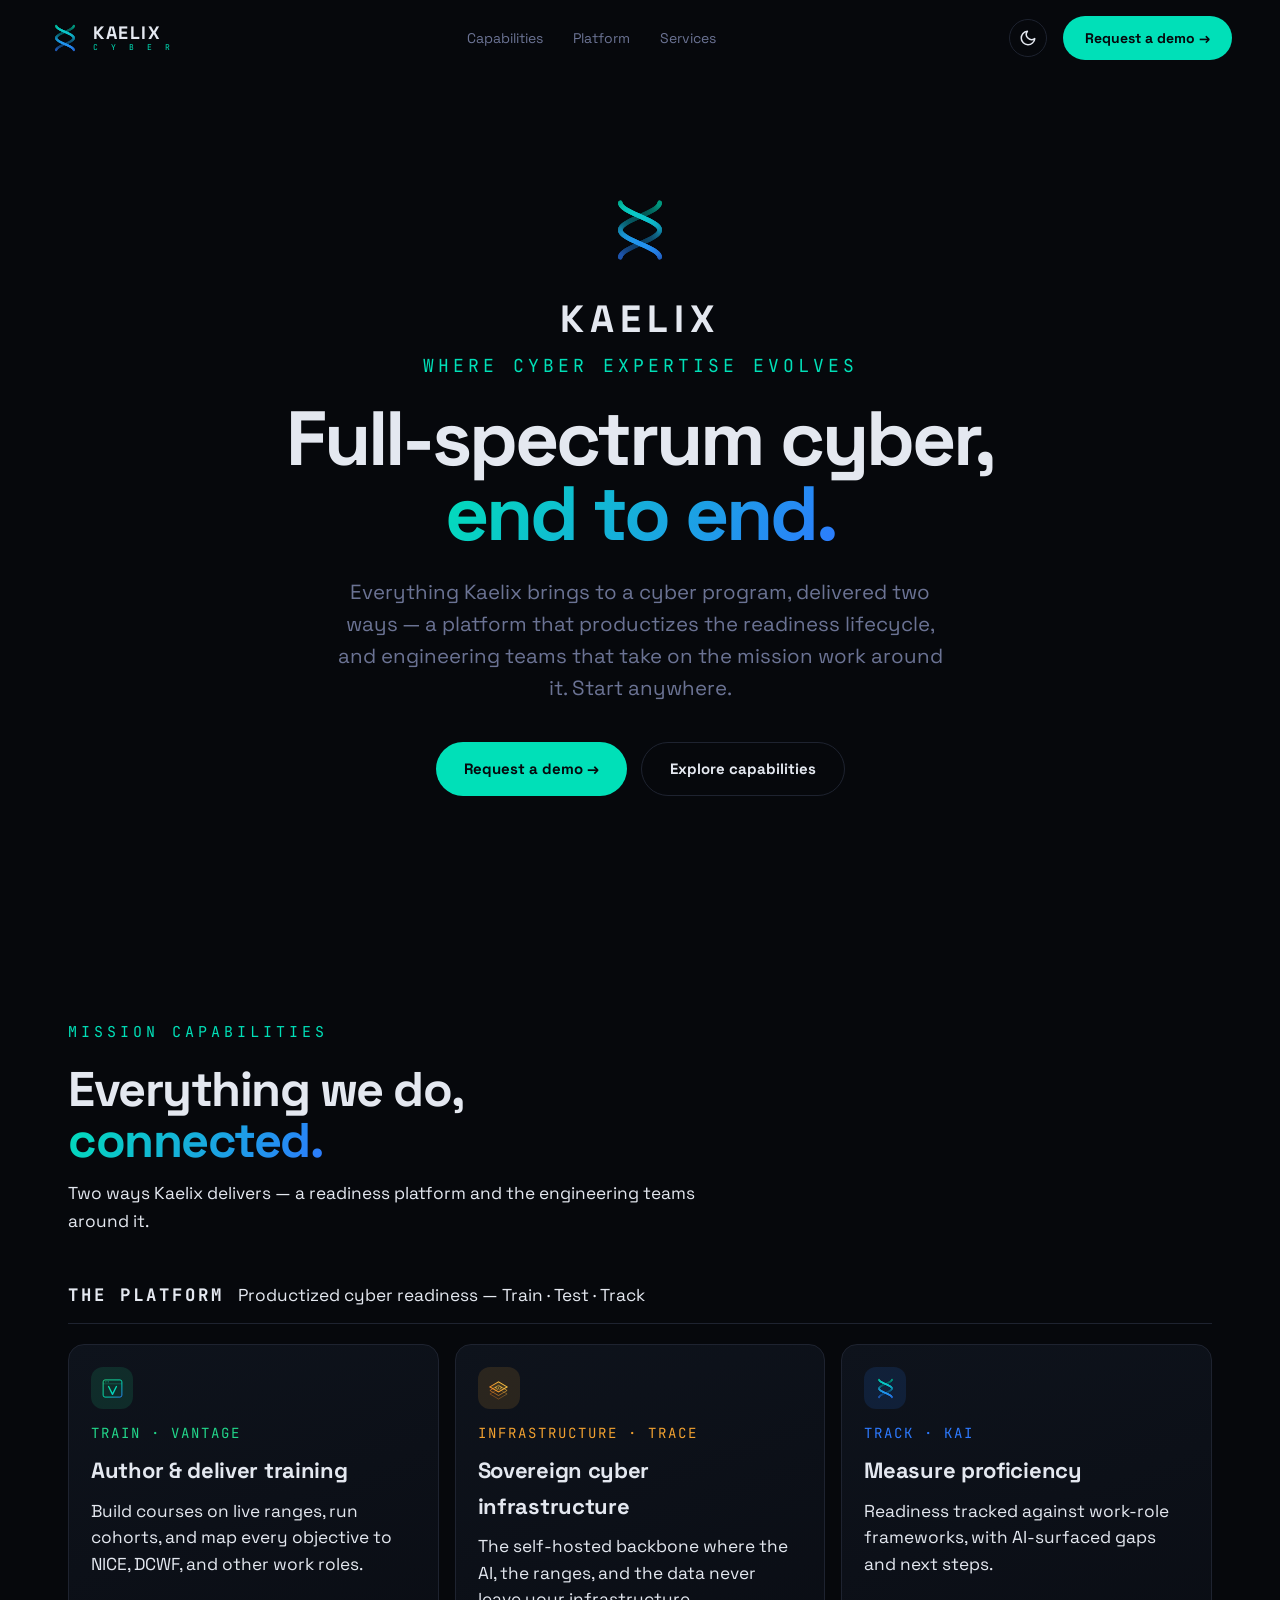
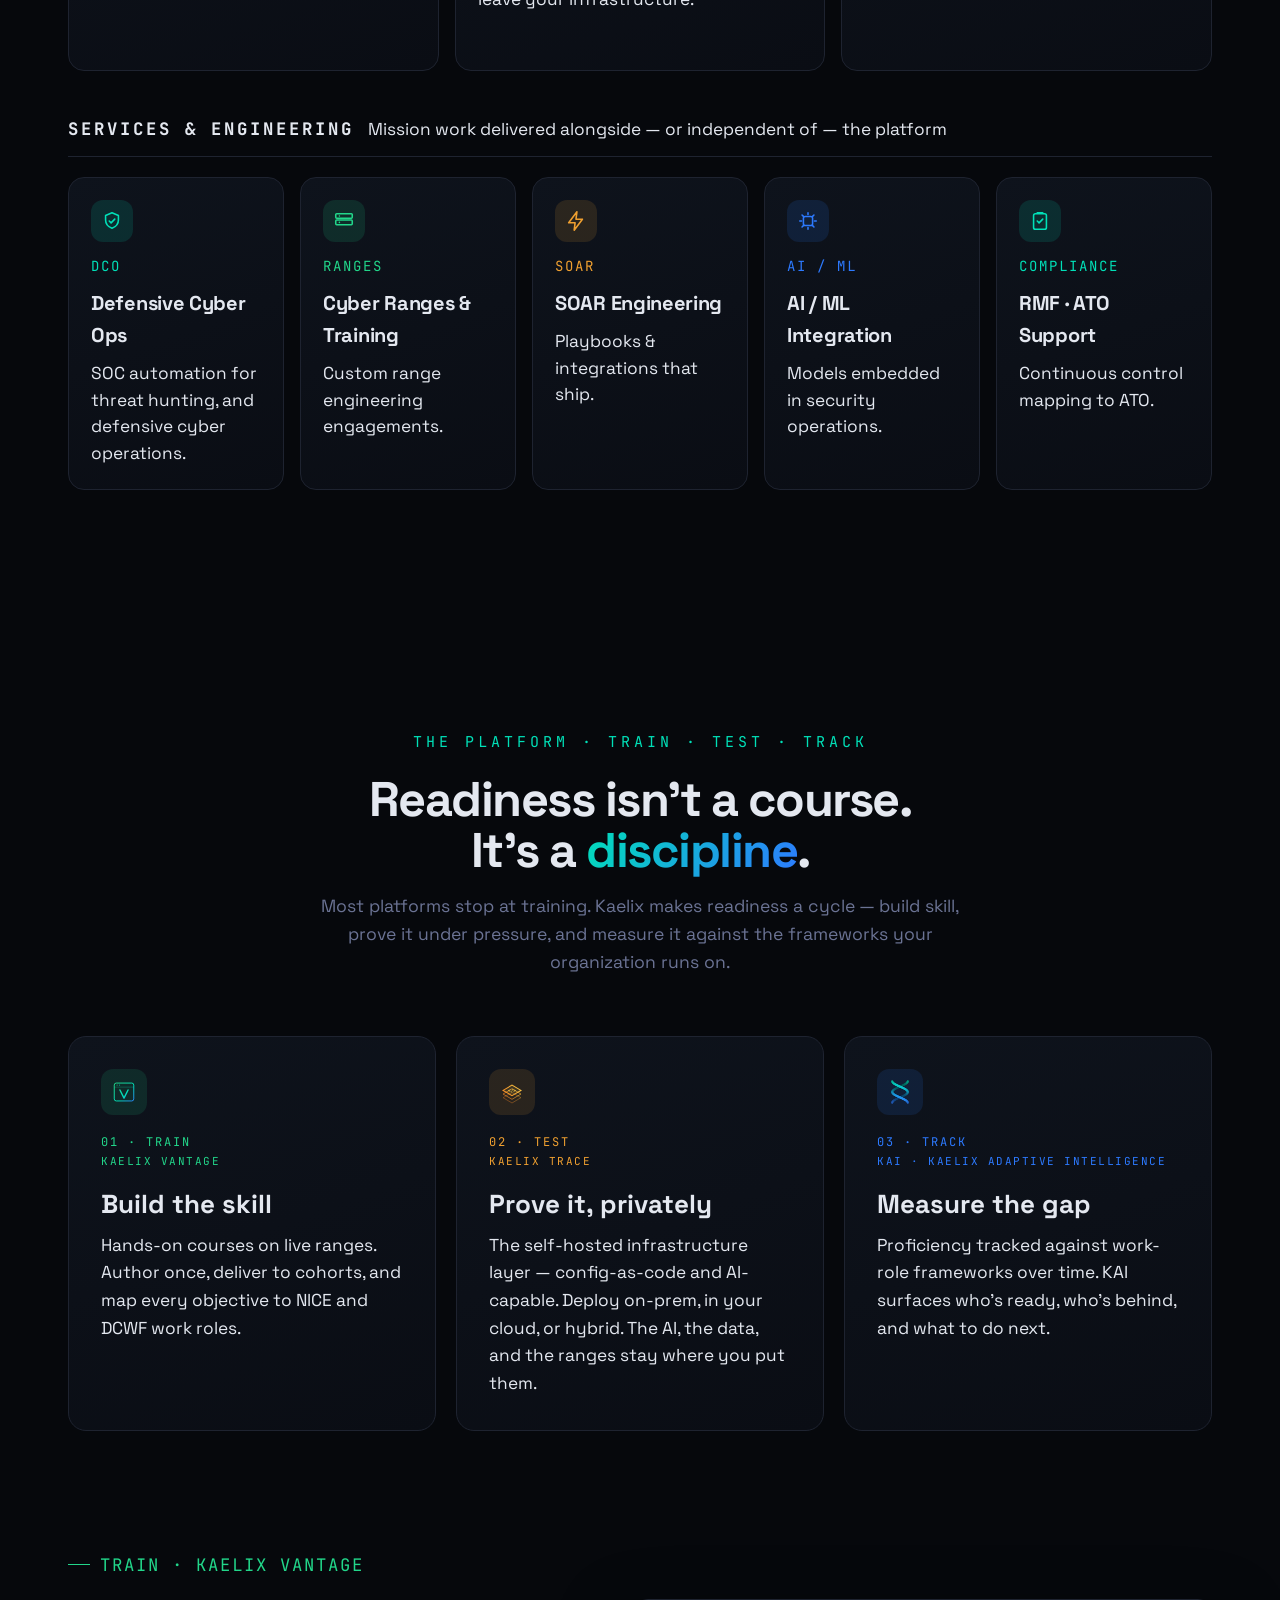
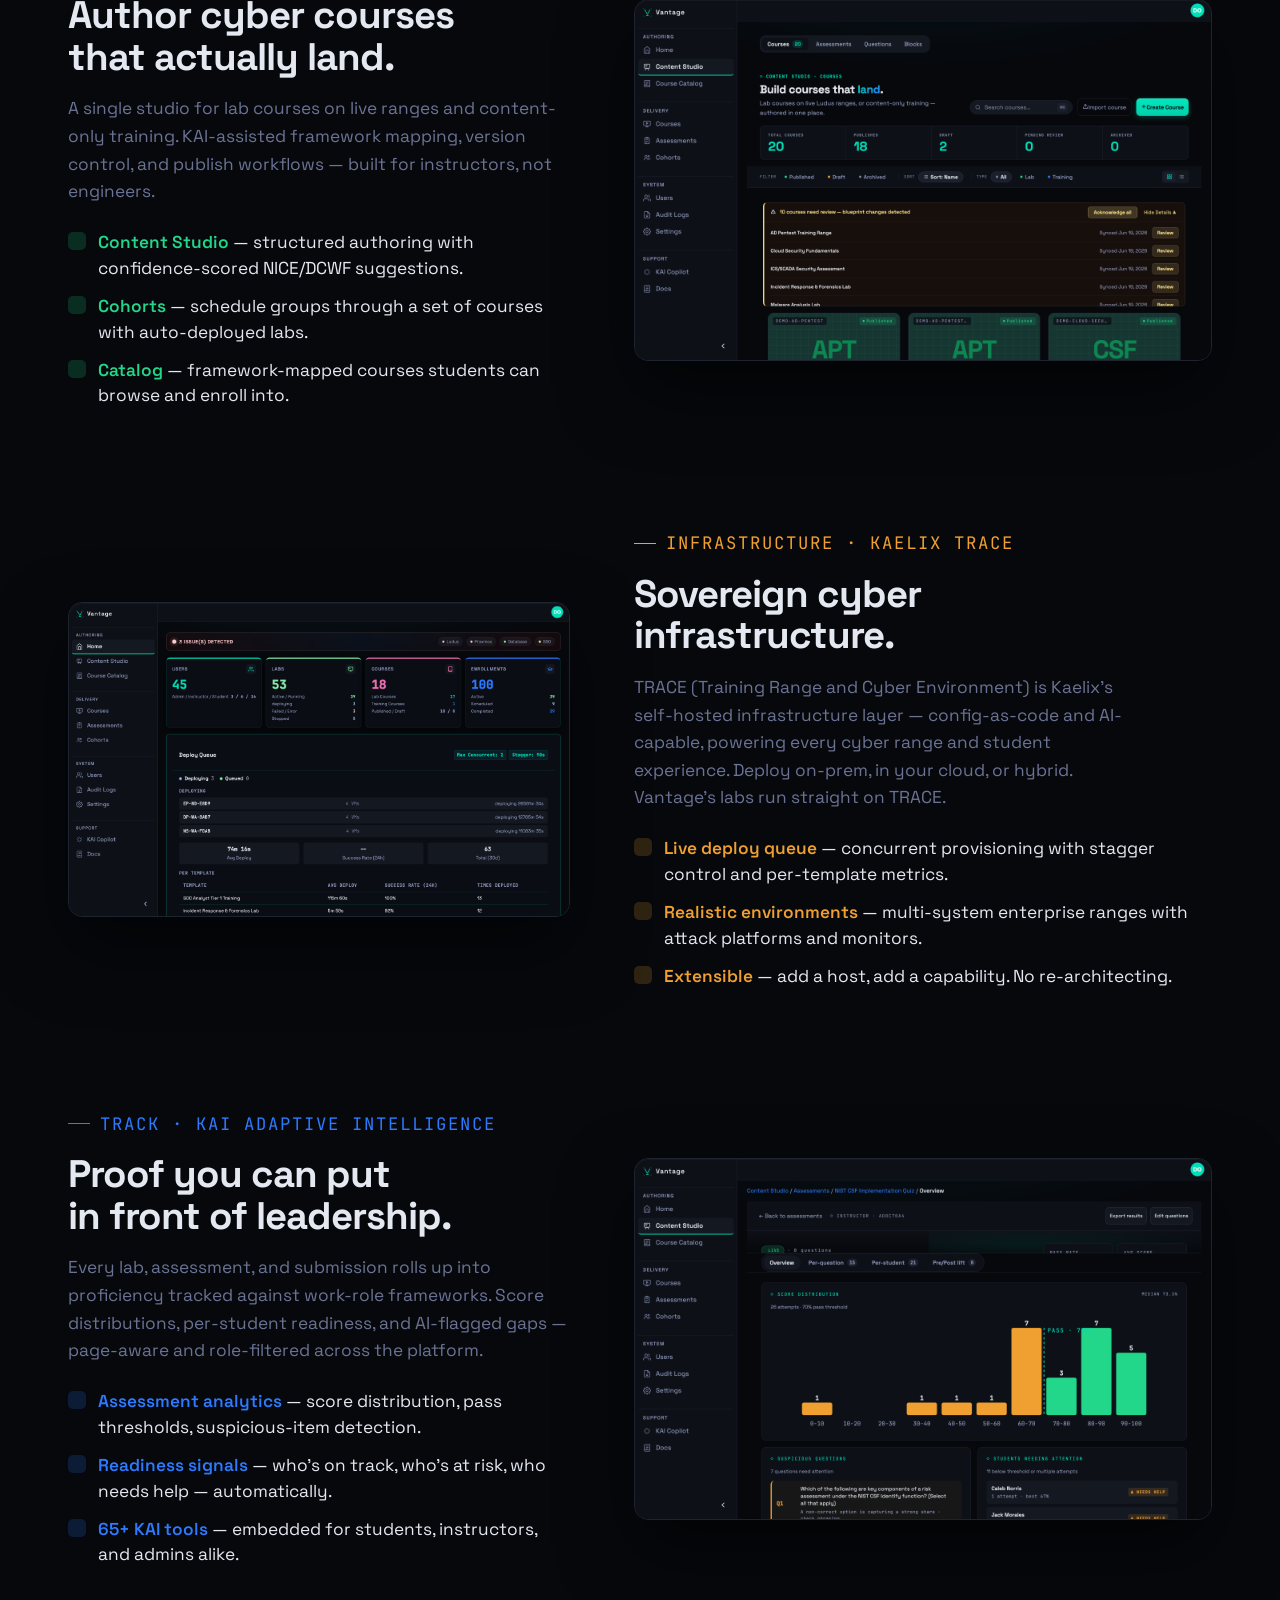
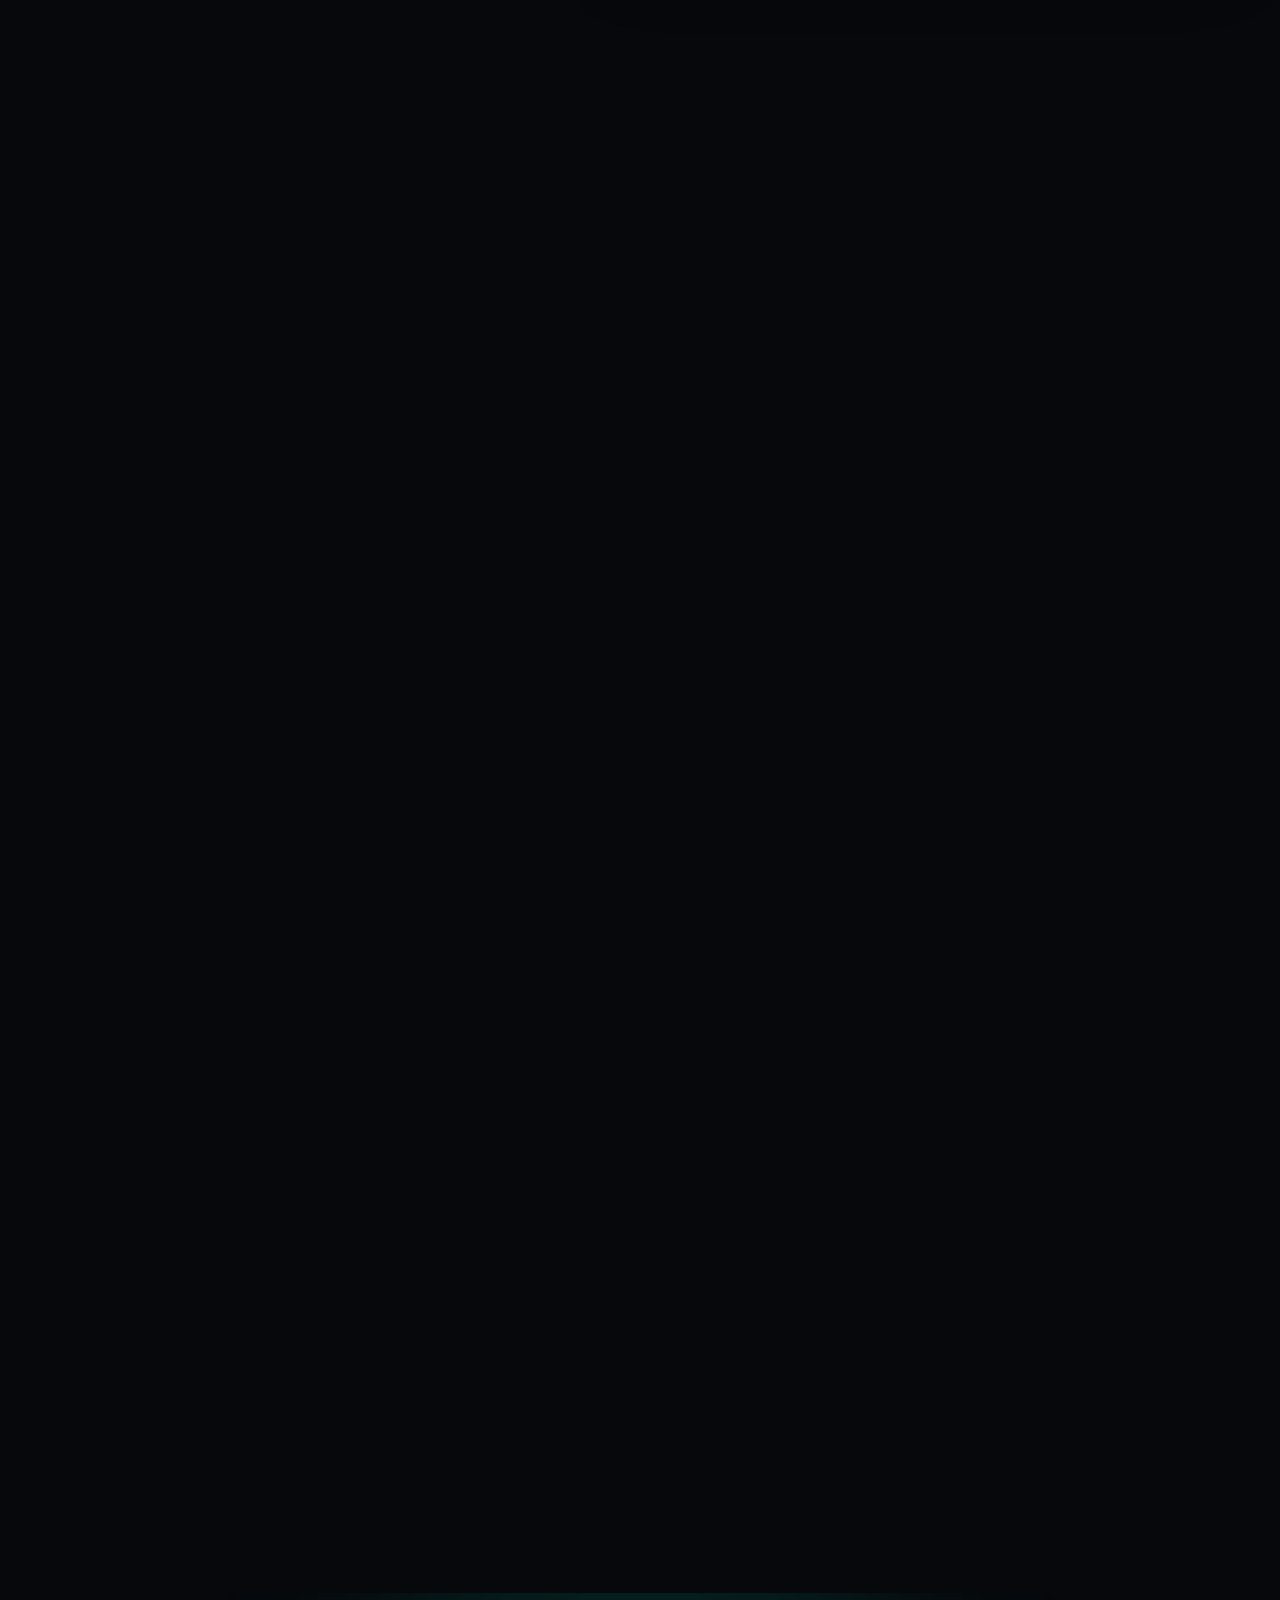
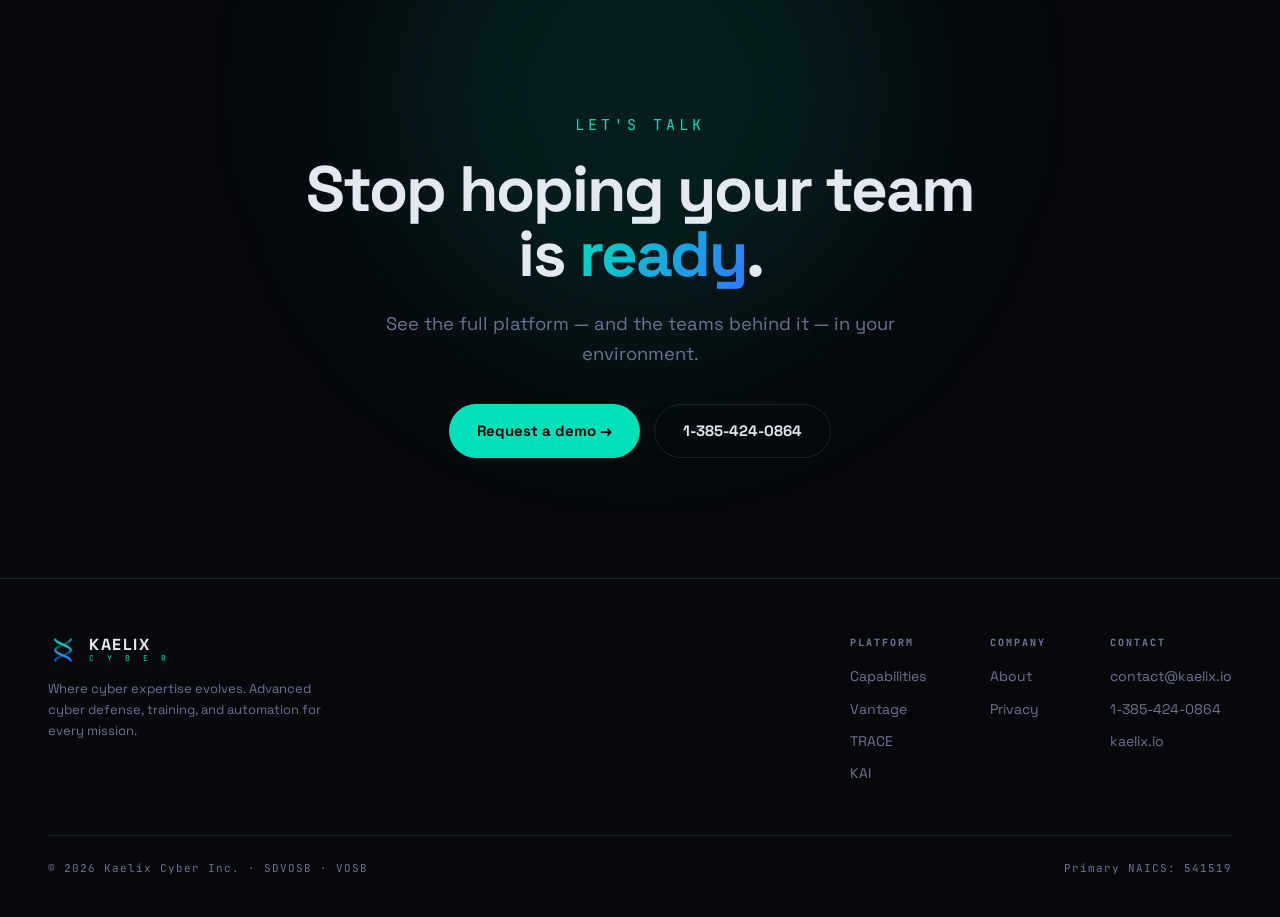
<file: index.html>
<!DOCTYPE html>
<html lang="en">
<head>
<meta charset="UTF-8">
<meta name="viewport" content="width=device-width, initial-scale=1.0">
<title>Kaelix Cyber — Train. Test. Track.</title>
<meta name="description" content="Full-spectrum cyber, end to end. A platform that productizes the readiness lifecycle, and engineering teams that take on the mission work around it.">
<!-- Open Graph -->
<meta property="og:type" content="website">
<meta property="og:url" content="https://kaelix.io/">
<meta property="og:title" content="Kaelix Cyber — Full-Spectrum Cyber, end to end.">
<meta property="og:description" content="A platform that productizes the readiness lifecycle, and engineering teams that take on the mission work around it.">
<meta property="og:image" content="https://kaelix.io/assets/og-image.png">
<meta property="og:image:width" content="1200">
<meta property="og:image:height" content="630">
<meta property="og:image:alt" content="Kaelix Cyber — Full-spectrum cyber, end to end.">
<!-- Twitter / X -->
<meta name="twitter:card" content="summary_large_image">
<meta name="twitter:title" content="Kaelix Cyber — Train. Test. Track.">
<meta name="twitter:description" content="Full-spectrum cyber, end to end.">
<meta name="twitter:image" content="https://kaelix.io/assets/og-image.png">
<link rel="icon" type="image/svg+xml" href="assets/favicon.svg">
<link rel="stylesheet" href="colors_and_type.css">
<style>
  *{box-sizing:border-box;margin:0;padding:0;}
  html{scroll-behavior:smooth;}
  body{background:var(--kx-bg);color:var(--kx-fg-1);font-family:'Space Grotesk',sans-serif;-webkit-font-smoothing:antialiased;overflow-x:hidden;}
  a{color:inherit;text-decoration:none;}
  .mono{font-family:'JetBrains Mono',monospace;}
  .wrap{max-width:1240px;margin:0 auto;padding:0 48px;width:100%;}
  .eyebrow{font-family:'JetBrains Mono',monospace;font-size:15px;letter-spacing:4px;text-transform:uppercase;color:var(--kx-cyan);margin-bottom:20px;display:flex;align-items:center;gap:10px;}
  .eyebrow.center{justify-content:center;}
  h2.sec{font-weight:700;font-size:clamp(2rem,3.8vw,3.1rem);line-height:1.05;letter-spacing:-1.5px;}
  .grad{background:linear-gradient(120deg,#00e0b8,#2d7aff);-webkit-background-clip:text;background-clip:text;-webkit-text-fill-color:transparent;}
  .btn{font-family:'Space Grotesk',sans-serif;font-weight:700;font-size:15px;padding:14px 28px;border-radius:50px;cursor:pointer;transition:all .25s;border:none;display:inline-flex;align-items:center;gap:9px;}
  .btn.primary{background:var(--kx-cyan);color:#06080c;}
  .btn.primary:hover{transform:translateY(-3px);box-shadow:0 12px 34px rgba(0,224,184,.4);}
  .btn.ghost{background:transparent;color:var(--kx-fg-1);border:1px solid var(--kx-border);}
  .btn.ghost:hover{border-color:var(--kx-cyan);color:var(--kx-cyan);}
  @keyframes blink{50%{opacity:0;}}
  @keyframes wordIn{from{letter-spacing:18px;}to{letter-spacing:6px;}}
  .hero-word{font-family:'Space Grotesk',sans-serif;font-weight:700;font-size:38px;letter-spacing:6px;line-height:1;margin-bottom:14px;}
  .hero-word span{font-family:'JetBrains Mono',monospace;font-weight:500;font-size:.42em;letter-spacing:7px;color:var(--kx-cyan);}
  @media (prefers-reduced-motion: no-preference){ .hero-word{animation:wordIn 1s ease 2.4s both;} }
  #helixLogo{position:absolute;left:50%;top:230px;width:76px;height:76px;transform:translate(-50%,-50%) scale(.7);opacity:0;z-index:3;pointer-events:none;transition:opacity .7s ease,transform .7s cubic-bezier(.2,.7,.3,1);}
  .reveal{opacity:1;transform:none;}
  @media (prefers-reduced-motion: no-preference){
    .reveal{opacity:0;transform:translateY(34px);transition:opacity .8s cubic-bezier(.2,.7,.3,1),transform .8s cubic-bezier(.2,.7,.3,1);}
    .reveal.in{opacity:1;transform:none;}
  }
  .glow{position:absolute;border-radius:50%;filter:blur(90px);pointer-events:none;}

  /* HEADER */
  header{position:fixed;top:0;left:0;right:0;z-index:200;transition:background .3s,border-color .3s;border-bottom:1px solid transparent;}
  header.solid{background:rgba(6,8,12,.82);backdrop-filter:blur(14px);border-bottom:1px solid var(--kx-border);}
  .nav{display:flex;align-items:center;justify-content:space-between;padding:16px 48px;max-width:1320px;margin:0 auto;}
  .brand{display:flex;align-items:center;gap:11px;}
  .brand img{width:34px;height:34px;}
  .brand .bt{display:flex;flex-direction:column;line-height:.92;}
  .brand .kx{font-weight:700;font-size:18px;letter-spacing:1.5px;}
  .brand .cy{font-family:'JetBrains Mono',monospace;font-size:8px;letter-spacing:4px;color:var(--kx-cyan);margin-top:2px;}
  .nav-links{display:flex;gap:30px;}
  .nav-links a{font-size:14px;color:var(--kx-fg-2);transition:color .2s;}
  .nav-links a:hover{color:var(--kx-fg-1);}
  .nav-right{display:flex;align-items:center;gap:16px;}

  /* HERO */
  .hero{min-height:100vh;position:relative;display:flex;align-items:flex-start;justify-content:center;text-align:center;overflow:hidden;}
  #helix{position:absolute;inset:0;width:100%;height:100%;z-index:0;}
  .hero .vign{position:absolute;inset:0;z-index:1;pointer-events:none;background:radial-gradient(ellipse 62% 56% at 50% 46%,transparent 28%,var(--kx-bg) 80%);}
  .hero .wrap{position:relative;z-index:2;display:flex;flex-direction:column;align-items:center;padding-top:300px;}
  .hero h1{font-weight:700;font-size:clamp(2.4rem,6vw,4.8rem);line-height:.98;letter-spacing:-3px;}
  .hero .eyebrow{font-size:18px;}
  .hero .sub{font-size:clamp(1.05rem,1.6vw,1.32rem);line-height:1.55;color:var(--kx-fg-2);margin-top:26px;max-width:48ch;}
  .hero .cta-row{display:flex;gap:14px;margin-top:38px;flex-wrap:wrap;justify-content:center;}

  /* TRUST BAR */
  .trust{border-top:1px solid var(--kx-border);border-bottom:1px solid var(--kx-border);background:rgba(13,16,23,.4);}
  .trust .row{display:flex;align-items:center;justify-content:center;gap:42px;flex-wrap:wrap;padding:22px 48px;font-family:'JetBrains Mono',monospace;font-size:11.5px;letter-spacing:2px;text-transform:uppercase;color:var(--kx-fg-2);}
  .trust .row b{color:var(--kx-fg-1);font-weight:500;}
  .trust .dot{width:6px;height:6px;border-radius:50%;background:var(--kx-green);display:inline-block;margin-right:8px;box-shadow:0 0 8px var(--kx-green);}

  section.block{padding:120px 0;position:relative;scroll-margin-top:100px;}

  /* THE CYCLE */
  .loop-head{text-align:center;max-width:680px;margin:0 auto 60px;}
  .loop-head p{color:var(--kx-fg-2);font-size:1.1rem;margin-top:16px;line-height:1.6;}
  .loop{display:grid;grid-template-columns:repeat(3,1fr);gap:20px;}
  .step{position:relative;background:linear-gradient(160deg,#0e131c,#0a0d14);border:1px solid var(--kx-border);border-radius:18px;padding:32px;transition:transform .3s,border-color .3s;}
  .step:hover{transform:translateY(-5px);}
  .step .n{font-family:'JetBrains Mono',monospace;font-size:12px;letter-spacing:2px;color:var(--accent);}
  .step h3{font-weight:700;font-size:26px;margin:14px 0 6px;}
  .step .prod{font-family:'JetBrains Mono',monospace;font-size:11px;letter-spacing:1.5px;text-transform:uppercase;color:var(--accent);margin-bottom:14px;}
  .step p{color:var(--kx-fg-1);font-size:1.08rem;line-height:1.6;font-weight:400;}
  .step .ico{width:46px;height:46px;border-radius:12px;display:flex;align-items:center;justify-content:center;background:color-mix(in srgb,var(--accent) 12%,transparent);margin-bottom:18px;}
  .step .ico img{width:26px;height:26px;}
  .s1{--accent:#22d68a;}.s2{--accent:#f0a030;}.s3{--accent:#2d7aff;}
  .step:hover{border-color:var(--accent);}

  /* PRODUCT ROWS */
  .prow{display:grid;grid-template-columns:1fr 1.15fr;gap:64px;align-items:center;}
  .prow.flip .ptext{order:2;}
  .prow + .prow{margin-top:120px;}
  .ptag{font-family:'JetBrains Mono',monospace;font-size:1.08rem;letter-spacing:2px;text-transform:uppercase;color:var(--accent);margin-bottom:16px;display:flex;align-items:center;gap:10px;}
  .ptag::before{content:"";width:22px;height:1px;background:var(--accent);}
  .ptext h3{font-weight:700;font-size:clamp(1.8rem,3vw,2.6rem);letter-spacing:-1px;line-height:1.08;}
  .ptext p{color:var(--kx-fg-2);font-size:1.08rem;line-height:1.6;margin-top:18px;max-width:46ch;}
  .feats{list-style:none;margin-top:24px;display:flex;flex-direction:column;gap:12px;}
  .feats li{display:flex;gap:12px;align-items:flex-start;font-size:1.08rem;line-height:1.5;font-weight:400;}
  .feats li::before{content:"";width:18px;height:18px;flex:none;margin-top:2px;border-radius:5px;background:color-mix(in srgb,var(--accent) 18%,transparent);}
  .feats li b{color:var(--accent);font-weight:600;}
  .shot{position:relative;border-radius:14px;overflow:hidden;border:1px solid var(--kx-border);box-shadow:0 30px 70px rgba(0,0,0,.55);background:#0a0d14;}
  .shot img{width:100%;display:block;}
  .shot::after{content:"";position:absolute;inset:0;border-radius:14px;box-shadow:inset 0 1px 0 rgba(255,255,255,.04);pointer-events:none;}
  .pv1{--accent:#22d68a;}.pv2{--accent:#f0a030;}.pv3{--accent:#2d7aff;}
  .shotglow{position:absolute;width:280px;height:280px;border-radius:50%;filter:blur(80px);opacity:.18;z-index:-1;}

  /* CAPABILITY MAP */
  .capgroup+.capgroup{margin-top:44px;}
  .capgroup-head{display:flex;align-items:baseline;gap:14px;margin-bottom:20px;padding-bottom:13px;border-bottom:1px solid var(--kx-border);flex-wrap:wrap;}
  .capgroup-head .lbl{font-family:'JetBrains Mono',monospace;font-size:1.08rem;letter-spacing:3px;text-transform:uppercase;color:var(--kx-fg-1);font-weight:600;}
  .capgroup-head .desc{font-size:1.08rem;color:var(--kx-fg-1);}
  .capgrid{display:grid;gap:16px;}
  .capgrid.p3{grid-template-columns:repeat(3,1fr);}
  .capgrid.s5{grid-template-columns:repeat(5,1fr);}
  .capcard{display:flex;flex-direction:column;gap:9px;padding:22px;border-radius:16px;border:1px solid var(--kx-border);background:linear-gradient(160deg,#0e131c,#0a0d14);transition:transform .3s,border-color .3s;color:inherit;}
  .capcard:hover{transform:translateY(-5px);border-color:var(--accent,#00e0b8);}
  .capcard .ico{width:42px;height:42px;border-radius:12px;display:flex;align-items:center;justify-content:center;background:color-mix(in srgb,var(--accent,#00e0b8) 13%,transparent);margin-bottom:4px;}
  .capcard .ico img{width:25px;height:25px;}
  .capcard .ico svg{width:22px;height:22px;fill:none;stroke:var(--accent,#00e0b8);stroke-width:1.7;}
  .capcard .ct{font-family:'JetBrains Mono',monospace;font-size:14px;letter-spacing:2px;text-transform:uppercase;color:var(--accent,#00e0b8);}
  .capcard h4{font-size:22px;font-weight:700;letter-spacing:-.3px;}
  .capcard.sm h4{font-size:20px;}
  .capcard p{font-size:1.08rem;line-height:1.55;color:var(--kx-fg-1);font-weight:400;}
  .capcard.sm p{font-size:1.08rem;font-weight:400;}
  .capcard .go{margin-top:8px;font-family:'JetBrains Mono',monospace;font-size:11px;letter-spacing:1px;color:var(--accent,#00e0b8);opacity:0;transform:translateX(-4px);transition:opacity .3s,transform .3s;}
  .capcard:hover .go{opacity:1;transform:translateX(0);}
  [data-theme="light"] .capcard{background:linear-gradient(160deg,#ffffff,#f5f7fa);}

  /* BENTO */
  .bento{display:grid;grid-template-columns:1fr 1fr;gap:12px;margin-top:36px;align-items:stretch;}
  .bento-right{display:grid;grid-template-columns:1fr 1fr;gap:12px;}
  .tile{position:relative;border-radius:16px;border:1px solid var(--kx-border);background:linear-gradient(160deg,#0e131c,#0a0d14);padding:20px;overflow:hidden;transition:transform .3s,border-color .3s;display:flex;flex-direction:column;}
  .tile:hover{transform:translateY(-5px);border-color:var(--accent,#00e0b8);}
  .tile .ico{width:34px;height:34px;border-radius:10px;display:flex;align-items:center;justify-content:center;margin-bottom:10px;background:rgba(0,224,184,.1);}
  .tile .ico svg{width:18px;height:18px;stroke:var(--accent,#00e0b8);fill:none;stroke-width:2;}
  .tile h4{font-weight:700;font-size:20px;margin-top:4px;letter-spacing:-.3px;}
  .tile p{font-size:1rem;line-height:1.5;color:var(--kx-fg-1);margin-top:6px;font-weight:400;}
  .tile .tag{font-family:'JetBrains Mono',monospace;font-size:12px;letter-spacing:2px;text-transform:uppercase;color:var(--accent,#00e0b8);margin-top:4px;}
  .caps{display:flex;flex-wrap:wrap;gap:6px;margin-top:12px;}
  .caps span{font-family:'JetBrains Mono',monospace;font-size:10px;letter-spacing:1.5px;text-transform:uppercase;color:var(--kx-fg-1);border:1px solid var(--kx-border);border-radius:6px;padding:4px 8px;}
  .tile.feature{background:radial-gradient(120% 90% at 80% 10%,rgba(0,224,184,.12),transparent 60%),linear-gradient(160deg,#0e131c,#0a0d14);}
  .feat-stats{display:grid;grid-template-columns:1fr 1fr;gap:10px 20px;margin-top:auto;margin-bottom:14px;padding-top:16px;border-top:1px solid var(--kx-border);}
  .feat-stat .fv{font-weight:700;font-size:clamp(1.3rem,2.2vw,1.9rem);letter-spacing:-1px;background:linear-gradient(120deg,#00e0b8,#2d7aff);-webkit-background-clip:text;background-clip:text;-webkit-text-fill-color:transparent;line-height:1;}
  .feat-stat .fl{font-family:'JetBrains Mono',monospace;font-size:9px;letter-spacing:1.5px;text-transform:uppercase;color:var(--kx-fg-2);margin-top:3px;}
  .pipe{display:flex;flex-direction:column;gap:6px;}
  .pipe .lane{height:5px;border-radius:4px;background:rgba(255,255,255,.05);overflow:hidden;position:relative;}
  .pipe .lane i{position:absolute;inset:0;width:40%;border-radius:4px;background:linear-gradient(90deg,transparent,var(--kx-cyan));animation:flow 2.4s linear infinite;}
  .pipe .lane:nth-child(2) i{animation-delay:.5s;background:linear-gradient(90deg,transparent,var(--kx-blue));}
  .pipe .lane:nth-child(3) i{animation-delay:1s;background:linear-gradient(90deg,transparent,var(--kx-green));}
  @keyframes flow{from{left:-40%;}to{left:100%;}}

  /* STATS */
  .statband{border-top:1px solid var(--kx-border);border-bottom:1px solid var(--kx-border);background:linear-gradient(180deg,var(--kx-bg),rgba(45,122,255,.04),var(--kx-bg));}
  .stats{display:grid;grid-template-columns:repeat(4,1fr);gap:30px;padding:64px 48px;max-width:1240px;margin:0 auto;text-align:center;}
  .stat .v{font-weight:700;font-size:clamp(2.4rem,4vw,3.4rem);letter-spacing:-2px;background:linear-gradient(120deg,#00e0b8,#2d7aff);-webkit-background-clip:text;background-clip:text;-webkit-text-fill-color:transparent;line-height:1;}
  .stat .l{font-family:'JetBrains Mono',monospace;font-size:12px;letter-spacing:2px;text-transform:uppercase;color:var(--kx-fg-1);margin-top:12px;}

  /* DIFFERENTIATORS */
  .diff{display:grid;grid-template-columns:1fr 1fr;gap:14px;margin-top:44px;}
  .dcard{background:var(--kx-surface);border:1px solid var(--kx-border);border-left:3px solid var(--kx-cyan);border-radius:0 12px 12px 0;padding:24px 28px;transition:transform .3s;}
  .dcard:hover{transform:translateX(6px);}
  .dcard h4{font-weight:700;font-size:1.2rem;}
  .dcard p{color:var(--kx-fg-1);font-size:1.08rem;line-height:1.55;margin-top:8px;font-weight:400;}

  /* CTA */
  .cta-final{text-align:center;position:relative;overflow:hidden;}
  .cta-final h2{font-weight:700;font-size:clamp(2.4rem,5vw,4rem);letter-spacing:-2px;line-height:1.02;}
  .cta-final p{color:var(--kx-fg-2);font-size:1.15rem;margin:22px auto 0;max-width:46ch;line-height:1.6;}

  /* DEMO MODAL */
  .modal-ov{position:fixed;inset:0;background:rgba(3,5,8,.72);backdrop-filter:blur(6px);display:flex;align-items:center;justify-content:center;padding:24px;z-index:300;opacity:0;pointer-events:none;transition:opacity .25s;}
  .modal-ov.open{opacity:1;pointer-events:auto;}
  .modal{background:linear-gradient(160deg,#0e131c,#0a0d14);border:1px solid var(--kx-border);border-radius:20px;padding:38px 32px 32px;max-width:430px;width:100%;text-align:center;position:relative;transform:translateY(12px) scale(.98);transition:transform .25s;}
  .modal-ov.open .modal{transform:none;}
  [data-theme="light"] .modal{background:linear-gradient(160deg,#ffffff,#f5f7fa);}
  .modal .mlogo{width:46px;height:46px;margin:0 auto 16px;display:block;}
  .modal h3{font-size:22px;font-weight:700;letter-spacing:-.5px;}
  .modal .msub{color:var(--kx-fg-2);font-size:14px;line-height:1.6;margin-top:10px;}
  .modal .email{display:flex;align-items:center;gap:10px;justify-content:space-between;margin-top:22px;padding:11px 12px 11px 16px;border:1px solid var(--kx-border);border-radius:12px;background:rgba(125,140,170,.06);}
  .modal .email .addr{font-family:'JetBrains Mono',monospace;font-size:14px;color:var(--kx-fg-1);overflow:hidden;text-overflow:ellipsis;white-space:nowrap;}
  .modal .copy{flex:none;font-family:'JetBrains Mono',monospace;font-size:11px;letter-spacing:1px;text-transform:uppercase;color:var(--kx-cyan);background:rgba(0,224,184,.1);border:1px solid rgba(0,224,184,.32);border-radius:8px;padding:7px 13px;cursor:pointer;transition:all .2s;}
  .modal .copy:hover{background:rgba(0,224,184,.2);}
  .modal .copy.done{color:#06080c;background:var(--kx-cyan);border-color:var(--kx-cyan);}
  .modal .mbtns{margin-top:14px;}
  .modal .mbtns .btn{width:100%;justify-content:center;}
  .modal .mclose{position:absolute;top:14px;right:14px;width:30px;height:30px;border-radius:8px;border:1px solid var(--kx-border);background:transparent;color:var(--kx-fg-2);cursor:pointer;display:flex;align-items:center;justify-content:center;}
  .modal .mclose:hover{color:var(--kx-fg-1);border-color:var(--kx-fg-2);}
  .modal .mclose svg{width:15px;height:15px;stroke:currentColor;fill:none;stroke-width:2;}

  footer{border-top:1px solid var(--kx-border);padding:56px 48px 40px;}
  .foot{max-width:1240px;margin:0 auto;display:flex;justify-content:space-between;gap:40px;flex-wrap:wrap;}
  .foot .lead{max-width:300px;}
  .foot .lead p{color:var(--kx-fg-2);font-size:13px;line-height:1.6;margin-top:14px;}
  .foot-cols{display:flex;gap:64px;flex-wrap:wrap;}
  .fcol h5{font-family:'JetBrains Mono',monospace;font-size:10px;letter-spacing:2px;text-transform:uppercase;color:var(--kx-fg-2);margin-bottom:14px;}
  .fcol a{display:block;font-size:14px;color:var(--kx-fg-2);margin-bottom:10px;transition:color .2s;}
  .fcol a:hover{color:var(--kx-cyan);}
  .foot-base{max-width:1240px;margin:40px auto 0;padding-top:24px;border-top:1px solid var(--kx-border);display:flex;justify-content:space-between;gap:20px;flex-wrap:wrap;font-family:'JetBrains Mono',monospace;font-size:11px;color:var(--kx-fg-2);letter-spacing:1px;}

  /* HAMBURGER */
  .ham{display:none;flex-direction:column;gap:5px;width:38px;height:38px;align-items:center;justify-content:center;border:1px solid var(--kx-border);border-radius:8px;background:transparent;cursor:pointer;transition:border-color .2s;flex-shrink:0;}
  .ham:hover{border-color:var(--kx-cyan);}
  .ham span{display:block;width:18px;height:1.5px;background:var(--kx-fg-1);border-radius:2px;transition:transform .28s ease,opacity .28s ease;}
  .ham.open span:nth-child(1){transform:translateY(6.5px) rotate(45deg);}
  .ham.open span:nth-child(2){opacity:0;transform:scaleX(0);}
  .ham.open span:nth-child(3){transform:translateY(-6.5px) rotate(-45deg);}
  /* MOBILE NAV DRAWER */
  .mobile-nav{overflow:hidden;max-height:0;transition:max-height .3s cubic-bezier(.4,0,.2,1);background:rgba(6,8,12,.96);backdrop-filter:blur(14px);border-top:1px solid transparent;}
  .mobile-nav.open{max-height:200px;border-top-color:var(--kx-border);}
  .mobile-nav a{display:block;padding:16px 20px;font-size:16px;font-weight:500;color:var(--kx-fg-2);border-bottom:1px solid var(--kx-border);transition:color .2s,background .2s;}
  .mobile-nav a:last-child{border-bottom:none;}
  .mobile-nav a:hover{color:var(--kx-fg-1);background:rgba(255,255,255,.03);}
  [data-theme="light"] .mobile-nav{background:rgba(240,242,245,.97);}
  #menuSpacer{height:0;transition:height .3s cubic-bezier(.4,0,.2,1);}
  @media(max-width:980px){.ham{display:flex;}}
  @media(min-width:981px){.mobile-nav{display:none!important;}#menuSpacer{display:none;}}

  @media(max-width:980px){
    .nav-links{display:none;}
    .loop,.stats{grid-template-columns:1fr 1fr;}
    .bento{grid-template-columns:1fr;}
    .bento-right{grid-template-columns:1fr 1fr;}
    .capgrid.p3{grid-template-columns:1fr;}.capgrid.s5{grid-template-columns:1fr 1fr;}
    .prow{grid-template-columns:1fr;gap:32px;}.prow.flip .ptext{order:0;}
    .tile.feature{grid-column:span 2;}
    .diff{grid-template-columns:1fr;}
  }
  @media(max-width:768px){
    .nav{padding:14px 20px;}
    .nav-right .btn{font-size:13px;padding:9px 18px;}
  }
  @media(max-width:480px){
    .nav{padding:12px 16px;}
    .nav-right .btn{display:none;}
  }
  @media(max-width:560px){.loop,.stats{grid-template-columns:1fr;}.wrap{padding:0 24px;}}

  /* THEME TOGGLE */
  .theme-btn{width:38px;height:38px;border-radius:50%;border:1px solid var(--kx-border);background:transparent;color:var(--kx-fg-1);display:flex;align-items:center;justify-content:center;cursor:pointer;transition:border-color .2s,color .2s;}
  .theme-btn:hover{border-color:var(--kx-cyan);color:var(--kx-cyan);}
  .theme-btn svg{width:18px;height:18px;stroke:currentColor;fill:none;stroke-width:2;}
  [data-theme="light"] .theme-btn .i-moon{display:none;}
  .theme-btn .i-sun{display:none;}
  [data-theme="light"] .theme-btn .i-sun{display:block;}
  /* dual screenshots */
  .shot .shot-light{display:none;}
  [data-theme="light"] .shot .shot-dark{display:none;}
  [data-theme="light"] .shot .shot-light{display:block;}
  /* light theme overrides */
  [data-theme="light"] header.solid{background:rgba(240,242,245,.85);}
  [data-theme="light"] .step,[data-theme="light"] .tile{background:linear-gradient(160deg,#ffffff,#f5f7fa);}
  [data-theme="light"] .tile.feature{background:radial-gradient(120% 90% at 80% 10%,rgba(0,224,184,.12),transparent 60%),linear-gradient(160deg,#ffffff,#f5f7fa);}
  [data-theme="light"] .shot{background:#ffffff;box-shadow:0 24px 60px rgba(15,23,42,.16);}
  [data-theme="light"] .pipe .lane{background:rgba(15,23,42,.07);}
  [data-theme="light"] .trust{background:rgba(255,255,255,.5);}
  /* logo dark/light swap */
  .logo-light{display:none!important;}
  [data-theme="light"] .logo-dark{display:none!important;}
  [data-theme="light"] .logo-light{display:block!important;}
</style>
</head>
<body>

<header id="hdr">
  <div class="nav">
    <a class="brand" href="#top">
      <img src="assets/kaelix_mark.svg" alt="" class="logo-dark">
      <img src="assets/kaelix_mark_light.svg" alt="" class="logo-light">
      <span class="bt"><span class="kx">KAELIX</span><span class="cy">C Y B E R</span></span>
    </a>
    <nav class="nav-links">
      <a href="#capabilities">Capabilities</a>
      <a href="#cycle">Platform</a>
      <a href="#services">Services</a>
    </nav>
    <div class="nav-right">
      <button class="theme-btn" id="themeBtn" aria-label="Toggle light / dark theme" title="Toggle theme">
        <svg class="i-moon" viewBox="0 0 24 24"><path d="M21 12.79A9 9 0 1111.21 3 7 7 0 0021 12.79z" stroke-linejoin="round"/></svg>
        <svg class="i-sun" viewBox="0 0 24 24"><circle cx="12" cy="12" r="4"/><path d="M12 2v2M12 20v2M4 12H2M22 12h-2M5 5l1.4 1.4M17.6 17.6L19 19M19 5l-1.4 1.4M6.4 17.6L5 19" stroke-linecap="round"/></svg>
      </button>
      <a class="btn primary" data-demo href="mailto:contact@kaelix.io" style="padding:11px 22px;font-size:14px;">Request a demo →</a>
      <button class="ham" id="hamBtn" aria-label="Open menu" aria-expanded="false" aria-controls="mobileNav">
        <span></span><span></span><span></span>
      </button>
    </div>
  </div>
  <div class="mobile-nav" id="mobileNav" role="navigation" aria-label="Mobile navigation">
    <a href="#capabilities" class="mob-link">Capabilities</a>
    <a href="#cycle" class="mob-link">Platform</a>
    <a href="#services" class="mob-link">Services</a>
  </div>
</header>
<div id="menuSpacer"></div>

<div id="top"></div>
<!-- HERO -->
<section class="hero">
  <canvas id="helix"></canvas>
  <img id="helixLogo" src="assets/kaelix_mark.svg" alt="Kaelix">
  <div class="vign"></div>
  <div class="wrap reveal in">
    <div class="hero-word">KAELIX</div>
    <div class="eyebrow center">Where cyber expertise evolves</div>
    <h1>Full-spectrum cyber,<br><span class="grad">end to end.</span></h1>
    <p class="sub">Everything Kaelix brings to a cyber program, delivered two ways — a platform that productizes the readiness lifecycle, and engineering teams that take on the mission work around it. Start anywhere.</p>
    <div class="cta-row">
      <a class="btn primary" data-demo href="mailto:contact@kaelix.io">Request a demo →</a>
      <a class="btn ghost" href="#capabilities">Explore capabilities</a>
    </div>
  </div>
</section>

<!-- MISSION CAPABILITIES -->
<section class="block" id="capabilities">
  <div class="wrap">
    <div class="reveal" style="max-width:720px;margin-bottom:46px;">
      <div class="eyebrow">Mission Capabilities</div>
      <h2 class="sec">Everything we do,<br><span class="grad">connected.</span></h2>
      <p style="color:var(--kx-fg-1);font-size:1.08rem;line-height:1.6;margin-top:14px;max-width:58ch;">Two ways Kaelix delivers — a readiness platform and the engineering teams around it.</p>
    </div>
    <div class="capgroup reveal">
      <div class="capgroup-head">
        <span class="lbl">The Platform</span>
        <span class="desc">Productized cyber readiness — Train · Test · Track</span>
      </div>
      <div class="capgrid p3">
        <a class="capcard" href="#vantage" style="--accent:#22d68a">
          <div class="ico"><img src="assets/icon_vantage.svg" alt=""></div>
          <div class="ct">Train · Vantage</div>
          <h4>Author &amp; deliver training</h4>
          <p>Build courses on live ranges, run cohorts, and map every objective to NICE, DCWF, and other work roles.</p>
          <div class="go">Explore Vantage →</div>
        </a>
        <a class="capcard" href="#trace" style="--accent:#f0a030">
          <div class="ico"><img src="assets/icon_trace.svg" alt=""></div>
          <div class="ct">Infrastructure · TRACE</div>
          <h4>Sovereign cyber infrastructure</h4>
          <p>The self-hosted backbone where the AI, the ranges, and the data never leave your infrastructure.</p>
          <div class="go">Explore TRACE →</div>
        </a>
        <a class="capcard" href="#kai" style="--accent:#2d7aff">
          <div class="ico"><img src="assets/kaelix_mark.svg" alt=""></div>
          <div class="ct">Track · KAI</div>
          <h4>Measure proficiency</h4>
          <p>Readiness tracked against work-role frameworks, with AI-surfaced gaps and next steps.</p>
          <div class="go">Explore KAI →</div>
        </a>
      </div>
    </div>

    <div class="capgroup reveal">
      <div class="capgroup-head">
        <span class="lbl">Services &amp; Engineering</span>
        <span class="desc">Mission work delivered alongside — or independent of — the platform</span>
      </div>
      <div class="capgrid s5">
        <a class="capcard sm" href="#services" style="--accent:#00e0b8">
          <div class="ico"><svg viewBox="0 0 24 24"><path d="M12 3l7 3v5c0 4.5-3 7.5-7 9-4-1.5-7-4.5-7-9V6z" stroke-linejoin="round"/><path d="M9 12l2 2 4-4" stroke-linecap="round" stroke-linejoin="round"/></svg></div>
          <div class="ct">DCO</div>
          <h4>Defensive Cyber Ops</h4>
          <p>SOC automation for threat hunting, and defensive cyber operations.</p>
        </a>
        <a class="capcard sm" href="#services" style="--accent:#22d68a">
          <div class="ico"><svg viewBox="0 0 24 24"><rect x="3" y="4" width="18" height="5" rx="1"/><rect x="3" y="11" width="18" height="5" rx="1"/><path d="M7 6.5h.01M7 13.5h.01" stroke-linecap="round"/></svg></div>
          <div class="ct">Ranges</div>
          <h4>Cyber Ranges &amp; Training</h4>
          <p>Custom range engineering engagements.</p>
        </a>
        <a class="capcard sm" href="#services" style="--accent:#f0a030">
          <div class="ico"><svg viewBox="0 0 24 24"><path d="M13 2L4 14h7l-1 8 9-12h-7l1-8z" stroke-linejoin="round"/></svg></div>
          <div class="ct">SOAR</div>
          <h4>SOAR Engineering</h4>
          <p>Playbooks &amp; integrations that ship.</p>
        </a>
        <a class="capcard sm" href="#services" style="--accent:#2d7aff">
          <div class="ico"><svg viewBox="0 0 24 24"><rect x="7" y="7" width="10" height="10" rx="2"/><path d="M12 3v2M12 19v2M3 12h2M19 12h2M5.5 5.5l1.5 1.5M17 17l1.5 1.5M18.5 5.5L17 7M7 17l-1.5 1.5" stroke-linecap="round"/></svg></div>
          <div class="ct">AI / ML</div>
          <h4>AI / ML Integration</h4>
          <p>Models embedded in security operations.</p>
        </a>
        <a class="capcard sm" href="#services" style="--accent:#00e0b8">
          <div class="ico"><svg viewBox="0 0 24 24"><rect x="5" y="4" width="14" height="17" rx="2"/><path d="M9 4V3h6v1" stroke-linejoin="round"/><path d="M9 12l2 2 4-4" stroke-linecap="round" stroke-linejoin="round"/></svg></div>
          <div class="ct">Compliance</div>
          <h4>RMF · ATO Support</h4>
          <p>Continuous control mapping to ATO.</p>
        </a>
      </div>
    </div>
  </div>
</section>

<!-- THE CYCLE -->
<section class="block" id="cycle">
  <div class="wrap">
    <div class="loop-head reveal">
      <div class="eyebrow center">The Platform · Train · Test · Track</div>
      <h2 class="sec">Readiness isn't a course.<br>It's a <span class="grad">discipline</span>.</h2>
      <p>Most platforms stop at training. Kaelix makes readiness a cycle — build skill, prove it under pressure, and measure it against the frameworks your organization runs on.</p>
    </div>
    <div class="loop">
      <div class="step s1 reveal">
        <div class="ico"><img src="assets/icon_vantage.svg" alt="Vantage" style="width:26px;height:26px;"></div>
        <div class="n">01 · TRAIN</div>
        <div class="prod">Kaelix Vantage</div>
        <h3>Build the skill</h3>
        <p>Hands-on courses on live ranges. Author once, deliver to cohorts, and map every objective to NICE and DCWF work roles.</p>
      </div>
      <div class="step s2 reveal">
        <div class="ico"><img src="assets/icon_trace.svg" alt="TRACE" style="width:26px;height:26px;"></div>
        <div class="n">02 · TEST</div>
        <div class="prod">Kaelix TRACE</div>
        <h3>Prove it, privately</h3>
        <p>The self-hosted infrastructure layer — config-as-code and AI-capable. Deploy on-prem, in your cloud, or hybrid. The AI, the data, and the ranges stay where you put them.</p>
      </div>
      <div class="step s3 reveal">
        <div class="ico"><img src="assets/kaelix_mark.svg" alt="KAI" style="width:30px;height:30px;"></div>
        <div class="n">03 · TRACK</div>
        <div class="prod">KAI · Kaelix Adaptive Intelligence</div>
        <h3>Measure the gap</h3>
        <p>Proficiency tracked against work-role frameworks over time. KAI surfaces who's ready, who's behind, and what to do next.</p>
      </div>
    </div>
  </div>
</section>

<!-- VANTAGE -->
<section class="block" id="vantage" style="padding-top:0;">
  <div class="wrap">
    <div class="prow pv1">
      <div class="ptext reveal">
        <div class="ptag">Train · Kaelix Vantage</div>
        <h3>Author cyber courses<br>that actually land.</h3>
        <p>A single studio for lab courses on live ranges and content-only training. KAI-assisted framework mapping, version control, and publish workflows — built for instructors, not engineers.</p>
        <ul class="feats">
          <li><span><b>Content Studio</b> — structured authoring with confidence-scored NICE/DCWF suggestions.</span></li>
          <li><span><b>Cohorts</b> — schedule groups through a set of courses with auto-deployed labs.</span></li>
          <li><span><b>Catalog</b> — framework-mapped courses students can browse and enroll into.</span></li>
        </ul>
      </div>
      <div class="shot reveal"><div class="shotglow" style="background:#22d68a;top:-40px;right:-40px;"></div><img class="shot-dark" src="ui_kits/website/product/content-studio.png" alt="Kaelix Vantage Content Studio"><img class="shot-light" src="ui_kits/website/product/content-studio-light.png" alt=""></div>
    </div>
  </div>
</section>

<!-- TRACE -->
<section class="block" id="trace" style="padding-top:0;">
  <div class="wrap">
    <div class="prow pv2 flip">
      <div class="ptext reveal">
        <div class="ptag">Infrastructure · Kaelix TRACE</div>
        <h3>Sovereign cyber<br>infrastructure.</h3>
        <p>TRACE (Training Range and Cyber Environment) is Kaelix's self-hosted infrastructure layer — config-as-code and AI-capable, powering every cyber range and student experience. Deploy on-prem, in your cloud, or hybrid. Vantage's labs run straight on TRACE.</p>
        <ul class="feats">
          <li><span><b>Live deploy queue</b> — concurrent provisioning with stagger control and per-template metrics.</span></li>
          <li><span><b>Realistic environments</b> — multi-system enterprise ranges with attack platforms and monitors.</span></li>
          <li><span><b>Extensible</b> — add a host, add a capability. No re-architecting.</span></li>
        </ul>
      </div>
      <div class="shot reveal"><div class="shotglow" style="background:#f0a030;bottom:-40px;left:-40px;"></div><img class="shot-dark" src="ui_kits/website/product/admin-dashboard.png" alt="Kaelix TRACE operations dashboard"><img class="shot-light" src="ui_kits/website/product/admin-dashboard-light.png" alt=""></div>
    </div>
  </div>
</section>

<!-- KAI / TRACK -->
<section class="block" id="kai" style="padding-top:0;">
  <div class="wrap">
    <div class="prow pv3">
      <div class="ptext reveal">
        <div class="ptag">Track · KAI Adaptive Intelligence</div>
        <h3>Proof you can put<br>in front of leadership.</h3>
        <p>Every lab, assessment, and submission rolls up into proficiency tracked against work-role frameworks. Score distributions, per-student readiness, and AI-flagged gaps — page-aware and role-filtered across the platform.</p>
        <ul class="feats">
          <li><span><b>Assessment analytics</b> — score distribution, pass thresholds, suspicious-item detection.</span></li>
          <li><span><b>Readiness signals</b> — who's on track, who's at risk, who needs help — automatically.</span></li>
          <li><span><b>65+ KAI tools</b> — embedded for students, instructors, and admins alike.</span></li>
        </ul>
      </div>
      <div class="shot reveal"><div class="shotglow" style="background:#2d7aff;top:-40px;right:-40px;"></div><img class="shot-dark" src="ui_kits/website/product/assessment-analytics.png" alt="KAI assessment analytics"><img class="shot-light" src="ui_kits/website/product/assessment-analytics-light.png" alt=""></div>
    </div>
  </div>
</section>

<!-- SERVICES & ENGINEERING -->
<section class="block" id="services" style="padding-top:0;">
  <div class="wrap">
    <div class="reveal" style="max-width:680px;">
      <div class="eyebrow">Services &amp; Engineering</div>
      <h2 class="sec">Beyond the platform.</h2>
      <p style="color:var(--kx-fg-1);font-size:1.08rem;line-height:1.6;margin-top:14px;max-width:58ch;">Mission work our teams take on directly — delivered alongside the platform or as standalone services.</p>
    </div>
    <div class="bento">
      <div class="tile feature reveal" style="--accent:#00e0b8">
        <div class="ico"><svg viewBox="0 0 24 24"><path d="M12 3l7 3v5c0 4.5-3 7.5-7 9-4-1.5-7-4.5-7-9V6z" stroke-linejoin="round"/><path d="M9 12l2 2 4-4" stroke-linecap="round" stroke-linejoin="round"/></svg></div>
        <span class="tag">Defensive Cyber Operations</span>
        <h4 style="font-size:24px;margin-top:8px;">Defend at machine speed.</h4>
        <p style="max-width:40ch;">Security Operations automation for threat hunting, and defensive cyber operations — orchestrated as one defensive posture, not a stack of point tools.</p>
        <div class="caps"><span>SOAR playbooks</span><span>Threat hunting</span><span>Defensive cyber operations</span></div>
        <div class="feat-stats">
          <div class="feat-stat"><div class="fv">115</div><div class="fl">NICE + DCWF Work Roles</div></div>
          <div class="feat-stat"><div class="fv">1-cmd</div><div class="fl">Range Deployment</div></div>
          <div class="feat-stat"><div class="fv">65+</div><div class="fl">KAI Tools Embedded</div></div>
          <div class="feat-stat"><div class="fv">100%</div><div class="fl">Audit-Ready Coverage</div></div>
        </div>
        <div class="pipe"><div class="lane"><i></i></div><div class="lane"><i></i></div><div class="lane"><i></i></div></div>
      </div>
      <div class="bento-right">
        <div class="tile reveal" style="--accent:#22d68a">
          <div class="ico" style="background:rgba(34,214,138,.1)"><svg viewBox="0 0 24 24"><rect x="3" y="4" width="18" height="5" rx="1"/><rect x="3" y="11" width="18" height="5" rx="1"/><path d="M7 6.5h.01M7 13.5h.01" stroke-linecap="round"/></svg></div>
          <span class="tag">Cyber Ranges &amp; Training</span><h4>Ranges as code</h4>
          <p>Stand up full enterprise environments on demand for red, blue, and purple team work.</p>
        </div>
        <div class="tile reveal" style="--accent:#f0a030">
          <div class="ico" style="background:rgba(240,160,48,.1)"><svg viewBox="0 0 24 24"><path d="M13 2L4 14h7l-1 8 9-12h-7l1-8z" stroke-linejoin="round"/></svg></div>
          <span class="tag">SOAR Engineering</span><h4>Automation that ships</h4>
          <p>Custom playbooks and integrations that turn manual response into orchestrated action.</p>
        </div>
        <div class="tile reveal" style="--accent:#2d7aff">
          <div class="ico" style="background:rgba(45,122,255,.1)"><svg viewBox="0 0 24 24"><rect x="7" y="7" width="10" height="10" rx="2"/><path d="M12 3v2M12 19v2M3 12h2M19 12h2M5.5 5.5l1.5 1.5M17 17l1.5 1.5M18.5 5.5L17 7M7 17l-1.5 1.5" stroke-linecap="round"/></svg></div>
          <span class="tag">AI / ML Integration</span><h4>Models in the loop</h4>
          <p>Embed adaptive detection and decision support into existing security operations.</p>
        </div>
        <div class="tile reveal" style="--accent:#00e0b8">
          <div class="ico"><svg viewBox="0 0 24 24"><rect x="5" y="4" width="14" height="17" rx="2"/><path d="M9 4V3h6v1" stroke-linejoin="round"/><path d="M9 12l2 2 4-4" stroke-linecap="round" stroke-linejoin="round"/></svg></div>
          <span class="tag">Compliance · RMF · ATO</span><h4>Audit-ready by default</h4>
          <p>Continuous control mapping and evidence across SCF and NIST 800-53 to accelerate ATO.</p>
        </div>
      </div>
    </div>
  </div>
</section>

<!-- DIFFERENTIATORS -->
<section class="block" id="about">
  <div class="wrap">
    <div class="reveal" style="max-width:640px;">
      <div class="eyebrow">Service-Disabled Veteran-Owned</div>
      <h2 class="sec">What sets us apart.</h2>
    </div>
    <div class="diff">
      <div class="dcard reveal"><h4>SDVOSB-certified</h4><p>Government-contract eligible, with enterprise-grade delivery from day one.</p></div>
      <div class="dcard reveal"><h4>Full-spectrum cyber</h4><p>Operations, automation, training, and compliance — one stack, full lifecycle.</p></div>
      <div class="dcard reveal"><h4>SOAR as a core vertical</h4><p>Mission-critical automation for enterprise cyber transformation, not an afterthought.</p></div>
      <div class="dcard reveal"><h4>Agile small business</h4><p>Rapid scaling for evolving security programs — DCO, ranges, CTI analysis, and SOAR expertise.</p></div>
    </div>
  </div>
</section>

<!-- CTA -->
<section class="block cta-final" id="contact">
  <div class="glow" style="width:520px;height:520px;background:rgba(0,224,184,.1);top:-160px;left:50%;transform:translateX(-50%);"></div>
  <div class="wrap reveal" style="position:relative;">
    <div class="eyebrow center">Let's talk</div>
    <h2>Stop hoping your team<br>is <span class="grad">ready</span>.</h2>
    <p>See the full platform — and the teams behind it — in your environment.</p>
    <div class="cta-row" style="display:flex;gap:14px;margin-top:36px;justify-content:center;flex-wrap:wrap;">
      <a href="mailto:contact@kaelix.io" class="btn primary" data-demo>Request a demo →</a>
      <a href="tel:+13854240864" class="btn ghost">1-385-424-0864</a>
    </div>
  </div>
</section>

<footer>
  <div class="foot">
    <div class="lead">
      <a class="brand" href="#top">
        <img src="assets/kaelix_mark.svg" alt="" class="logo-dark" style="width:30px;height:30px;">
        <img src="assets/kaelix_mark_light.svg" alt="" class="logo-light" style="width:30px;height:30px;">
        <span class="bt"><span class="kx" style="font-size:16px;">KAELIX</span><span class="cy">C Y B E R</span></span>
      </a>
      <p>Where cyber expertise evolves. Advanced cyber defense, training, and automation for every mission.</p>
    </div>
    <div class="foot-cols">
      <div class="fcol"><h5>Platform</h5><a href="#capabilities">Capabilities</a><a href="#vantage">Vantage</a><a href="#trace">TRACE</a><a href="#kai">KAI</a></div>
      <div class="fcol"><h5>Company</h5><a href="#about">About</a><a href="privacy/">Privacy</a></div>
      <div class="fcol"><h5>Contact</h5><a href="mailto:contact@kaelix.io">contact@kaelix.io</a><a href="tel:+13854240864">1-385-424-0864</a><a href="https://kaelix.io">kaelix.io</a></div>
    </div>
  </div>
  <div class="foot-base">
    <span>© 2026 Kaelix Cyber Inc. · SDVOSB · VOSB</span>
    <span>Primary NAICS: 541519</span>
  </div>
</footer>

<!-- DEMO MODAL -->
<div class="modal-ov" id="demoModal" aria-hidden="true">
  <div class="modal" role="dialog" aria-modal="true" aria-label="Request a demo">
    <button class="mclose" id="demoClose" aria-label="Close"><svg viewBox="0 0 24 24"><path d="M6 6l12 12M18 6L6 18" stroke-linecap="round"/></svg></button>
    <img class="mlogo logo-dark" src="assets/kaelix_mark.svg" alt="">
    <img class="mlogo logo-light" src="assets/kaelix_mark_light.svg" alt="">
    <h3>Request a demo</h3>
    <p class="msub">Reach our team and we'll walk you through the platform and services in your environment.</p>
    <div class="email">
      <span class="addr" id="demoEmail">contact@kaelix.io</span>
      <button class="copy" id="demoCopy">Copy</button>
    </div>
    <div class="mbtns">
      <a class="btn primary" id="demoMail" href="mailto:contact@kaelix.io?subject=Kaelix%20demo%20request">Open mail app →</a>
    </div>
  </div>
</div>

<script>
  // header solid
  const hdr=document.getElementById('hdr');
  addEventListener('scroll',()=>hdr.classList.toggle('solid',scrollY>40));

  // reveal on scroll
  const io=new IntersectionObserver((es)=>{es.forEach(e=>{if(e.isIntersecting){e.target.classList.add('in');io.unobserve(e.target);}})},{threshold:.12,rootMargin:'0px 0px -60px 0px'});
  document.querySelectorAll('.reveal').forEach(el=>{if(!el.classList.contains('in'))io.observe(el);});

  // helix field
  (function(){
    const cv=document.getElementById('helix'),ctx=cv.getContext('2d');
    function size(){cv.width=cv.offsetWidth*devicePixelRatio;cv.height=cv.offsetHeight*devicePixelRatio;}
    size();addEventListener('resize',size);
    const logo=document.getElementById('helixLogo');
    const SETTLE=2000,SHRINK=900,REST=0.6,START=-Math.PI*2.2,t0=performance.now(),TOP=230*devicePixelRatio;
    setTimeout(()=>{if(logo){logo.style.opacity='1';logo.style.transform='translate(-50%,-50%) scale(1)';}},SETTLE+SHRINK*0.4);
    const easeOut=x=>1-Math.pow(1-x,3);
    function draw(now){
      const e=now-t0,k=Math.min(1,e/SETTLE),t=START+(REST-START)*easeOut(k);
      const sk=Math.max(0,Math.min(1,(e-SETTLE)/SHRINK)),sc=1-easeOut(sk)*0.88,fieldAlpha=1-easeOut(sk);
      const W=cv.width,H=cv.height;ctx.clearRect(0,0,W,H);
      ctx.save();ctx.globalAlpha=fieldAlpha;ctx.translate(W/2,TOP);ctx.scale(sc,sc);ctx.translate(-W/2,-H*0.5);
      const cx=W/2,n=58,span=H*0.92,amp=W*0.16;
      for(let s=0;s<2;s++)for(let i=0;i<n;i++){
        const p=i/n,y=H*0.04+p*span,ph=p*Math.PI*5+t+s*Math.PI,x=cx+Math.sin(ph)*amp,depth=(Math.cos(ph)+1)/2,r=(1.4+depth*3.6)*devicePixelRatio,col=s===0?[0,224,184]:[45,122,255];
        ctx.beginPath();ctx.arc(x,y,r,0,7);ctx.fillStyle='rgba('+col[0]+','+col[1]+','+col[2]+','+(0.18+depth*0.6)+')';ctx.fill();
        if(i%3===0){const x2=cx+Math.sin(ph+Math.PI)*amp;ctx.beginPath();ctx.moveTo(x,y);ctx.lineTo(x2,y);ctx.strokeStyle='rgba(120,140,180,'+(0.04+depth*0.07)+')';ctx.lineWidth=devicePixelRatio;ctx.stroke();}
      }
      ctx.restore();
      if(sk<1)requestAnimationFrame(draw);
    }
    requestAnimationFrame(draw);
  })();

  // theme toggle
  (function(){
    const btn=document.getElementById('themeBtn');
    function apply(t){
      if(t==='light')document.documentElement.setAttribute('data-theme','light');
      else document.documentElement.removeAttribute('data-theme');
    }
    let cur=localStorage.getItem('kaelix-site-theme')||'dark';
    apply(cur);
    btn&&btn.addEventListener('click',()=>{
      cur=(document.documentElement.getAttribute('data-theme')==='light')?'dark':'light';
      apply(cur);localStorage.setItem('kaelix-site-theme',cur);
    });
  })();

  // hamburger menu
  (function(){
    var btn=document.getElementById('hamBtn'),nav=document.getElementById('mobileNav'),spacer=document.getElementById('menuSpacer');
    if(!btn||!nav)return;
    function openMenu(){btn.classList.add('open');nav.classList.add('open');btn.setAttribute('aria-expanded','true');if(spacer)spacer.style.height=nav.scrollHeight+'px';}
    function closeMenu(){btn.classList.remove('open');nav.classList.remove('open');btn.setAttribute('aria-expanded','false');if(spacer)spacer.style.height='0';}
    btn.addEventListener('click',function(){btn.classList.contains('open')?closeMenu():openMenu();});
    nav.querySelectorAll('.mob-link').forEach(function(a){a.addEventListener('click',closeMenu);});
    document.addEventListener('keydown',function(e){if(e.key==='Escape')closeMenu();});
  })();

  // request-a-demo modal
  (function(){
    var ov=document.getElementById('demoModal');if(!ov)return;
    var copyBtn=document.getElementById('demoCopy'),email='contact@kaelix.io';
    function open(e){if(e)e.preventDefault();ov.classList.add('open');ov.setAttribute('aria-hidden','false');}
    function close(){ov.classList.remove('open');ov.setAttribute('aria-hidden','true');if(copyBtn){copyBtn.textContent='Copy';copyBtn.classList.remove('done');}}
    document.querySelectorAll('[data-demo]').forEach(function(b){b.addEventListener('click',open);});
    document.getElementById('demoClose').addEventListener('click',close);
    ov.addEventListener('click',function(e){if(e.target===ov)close();});
    document.addEventListener('keydown',function(e){if(e.key==='Escape')close();});
    function fb(t,cb){var ta=document.createElement('textarea');ta.value=t;ta.style.position='fixed';ta.style.opacity='0';document.body.appendChild(ta);ta.focus();ta.select();try{document.execCommand('copy');}catch(_){}document.body.removeChild(ta);cb();}
    function done(){copyBtn.textContent='Copied ✓';copyBtn.classList.add('done');setTimeout(function(){copyBtn.textContent='Copy';copyBtn.classList.remove('done');},2000);}
    copyBtn&&copyBtn.addEventListener('click',function(){
      if(navigator.clipboard&&navigator.clipboard.writeText)navigator.clipboard.writeText(email).then(done).catch(function(){fb(email,done);});
      else fb(email,done);
    });
  })();
</script>
</body>
</html>
</file>
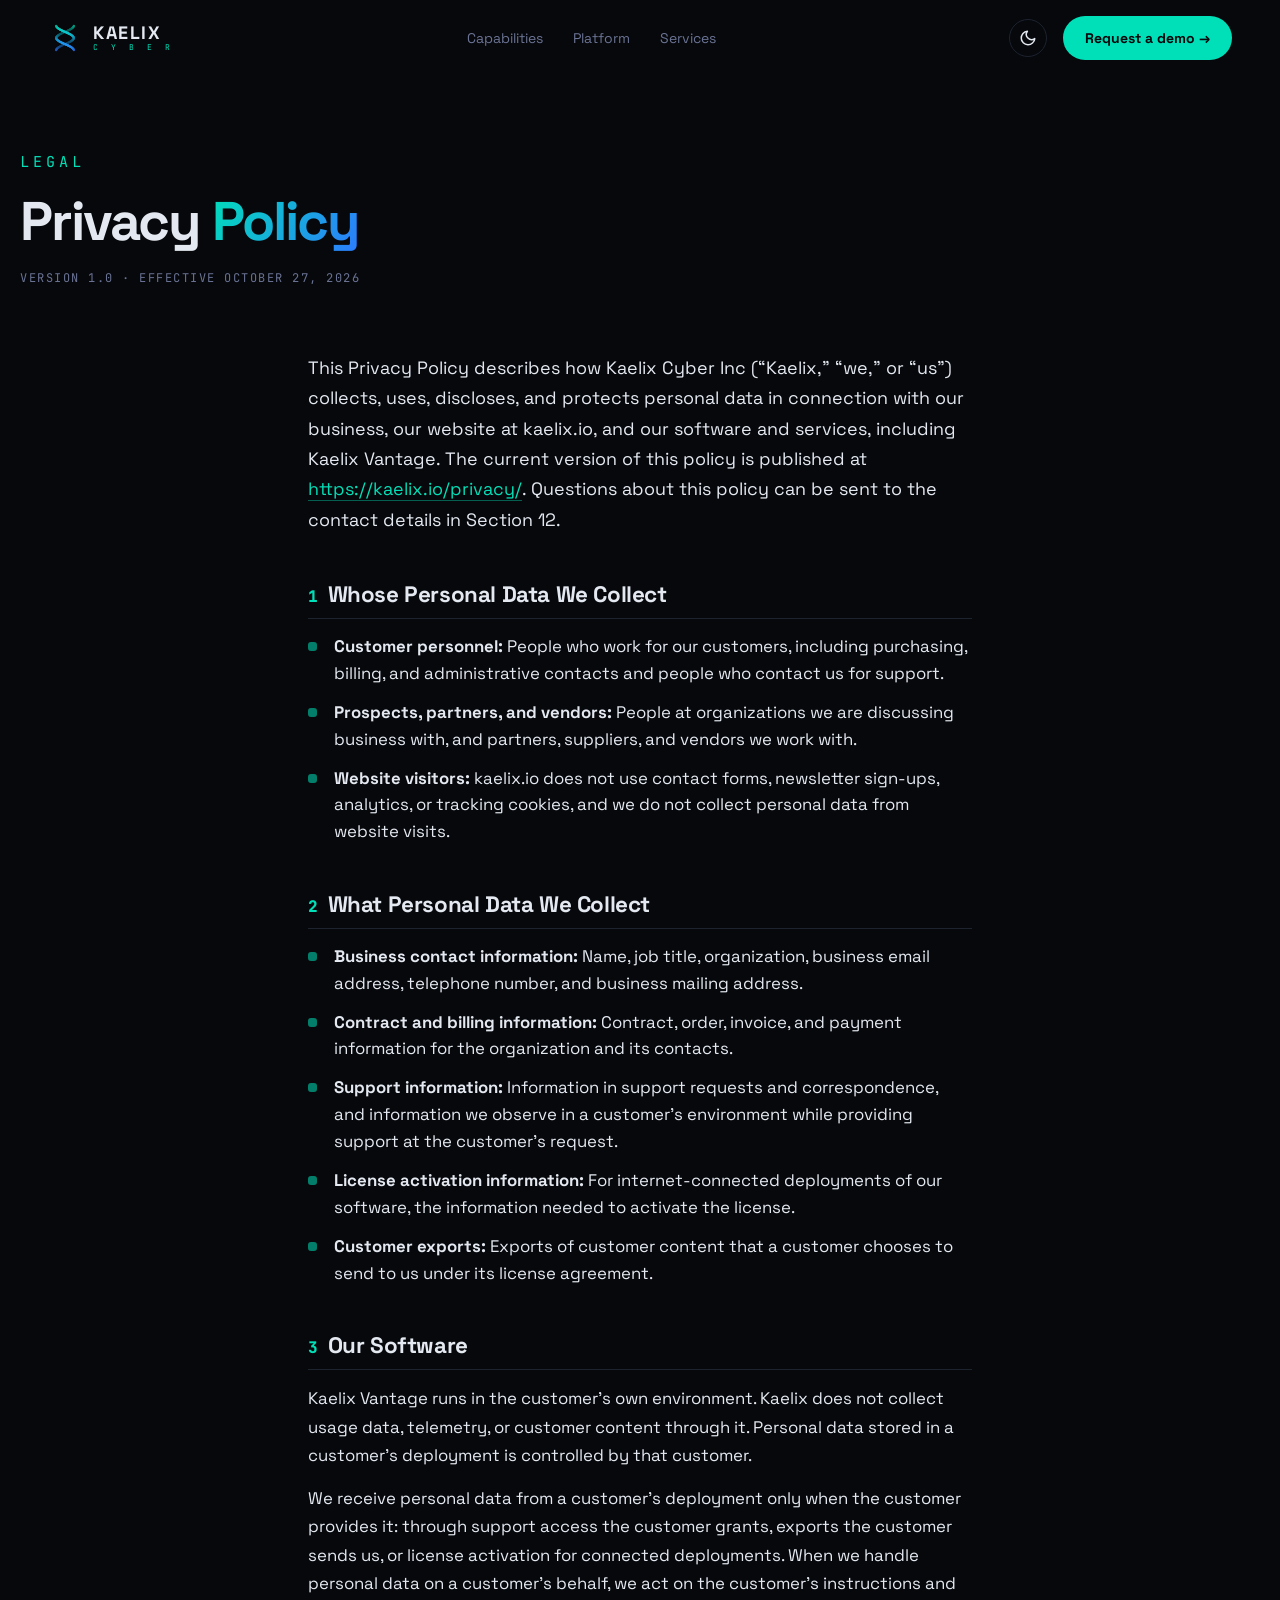
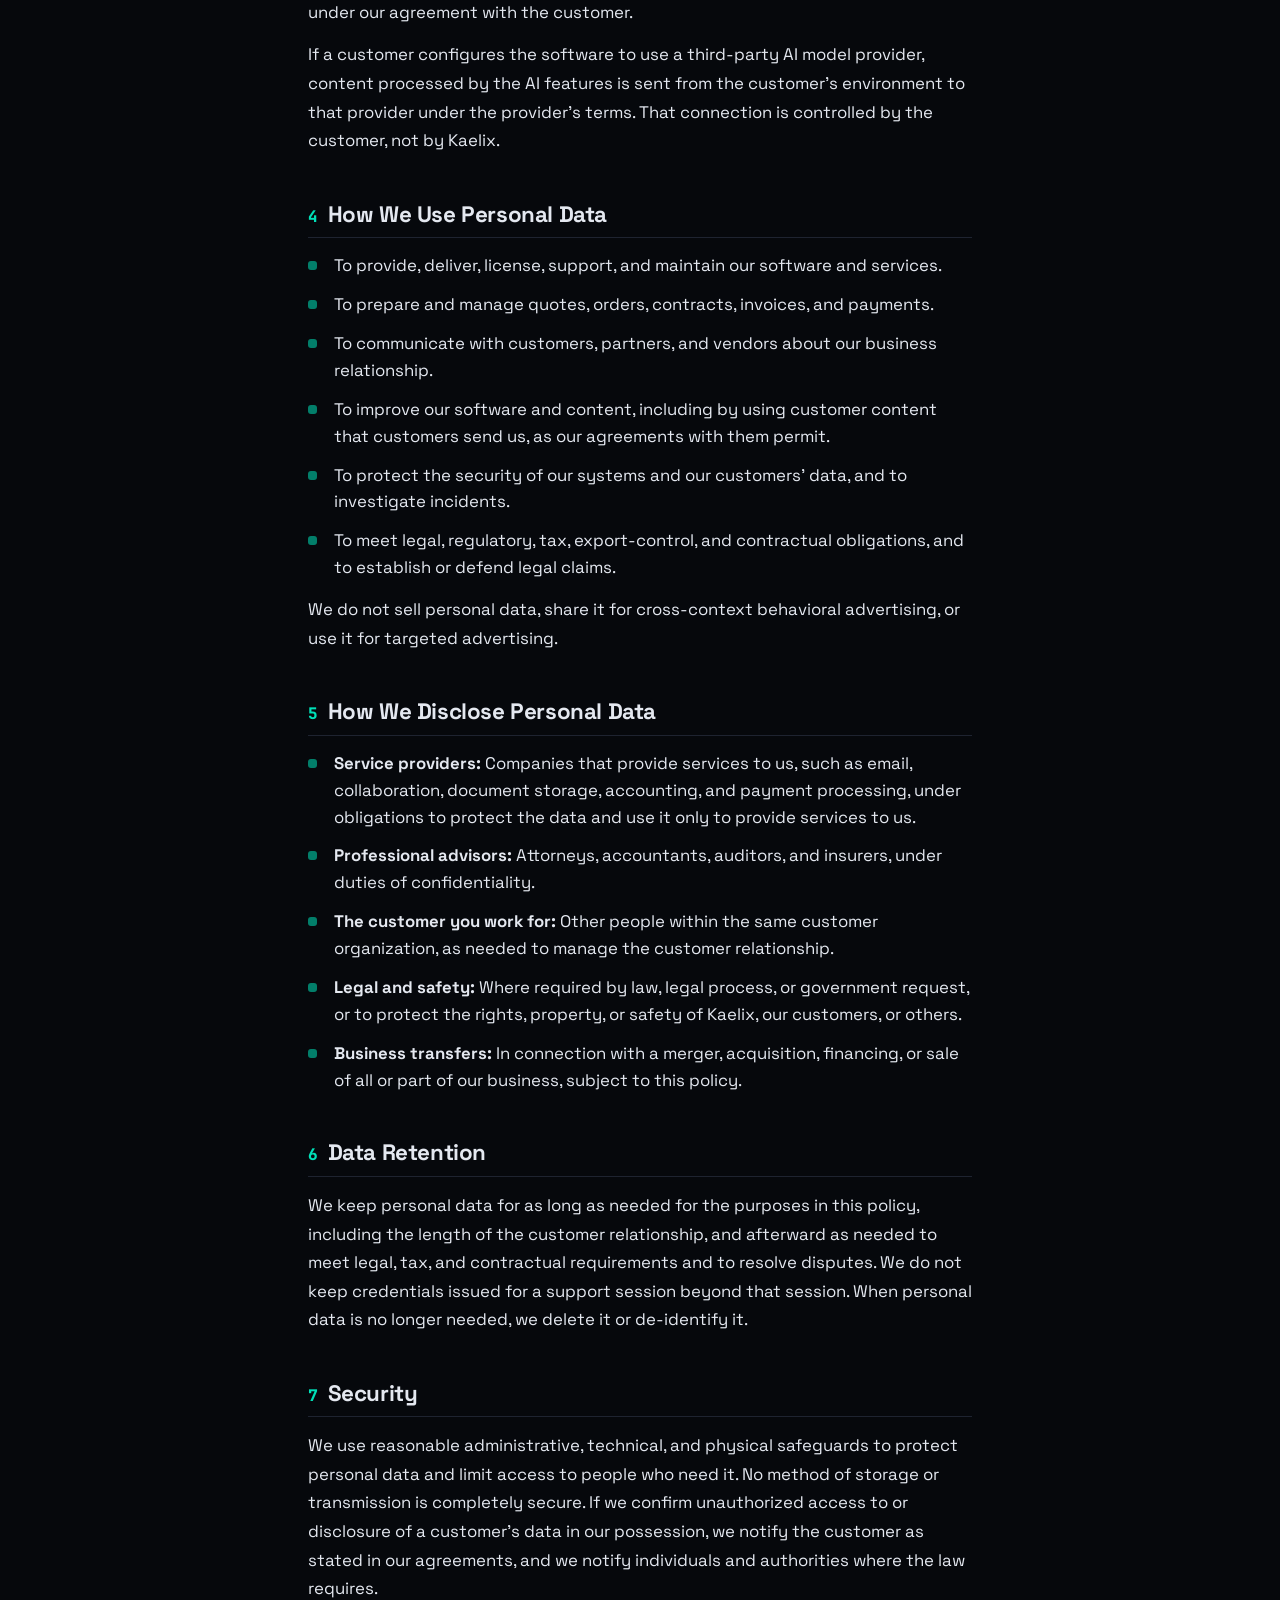
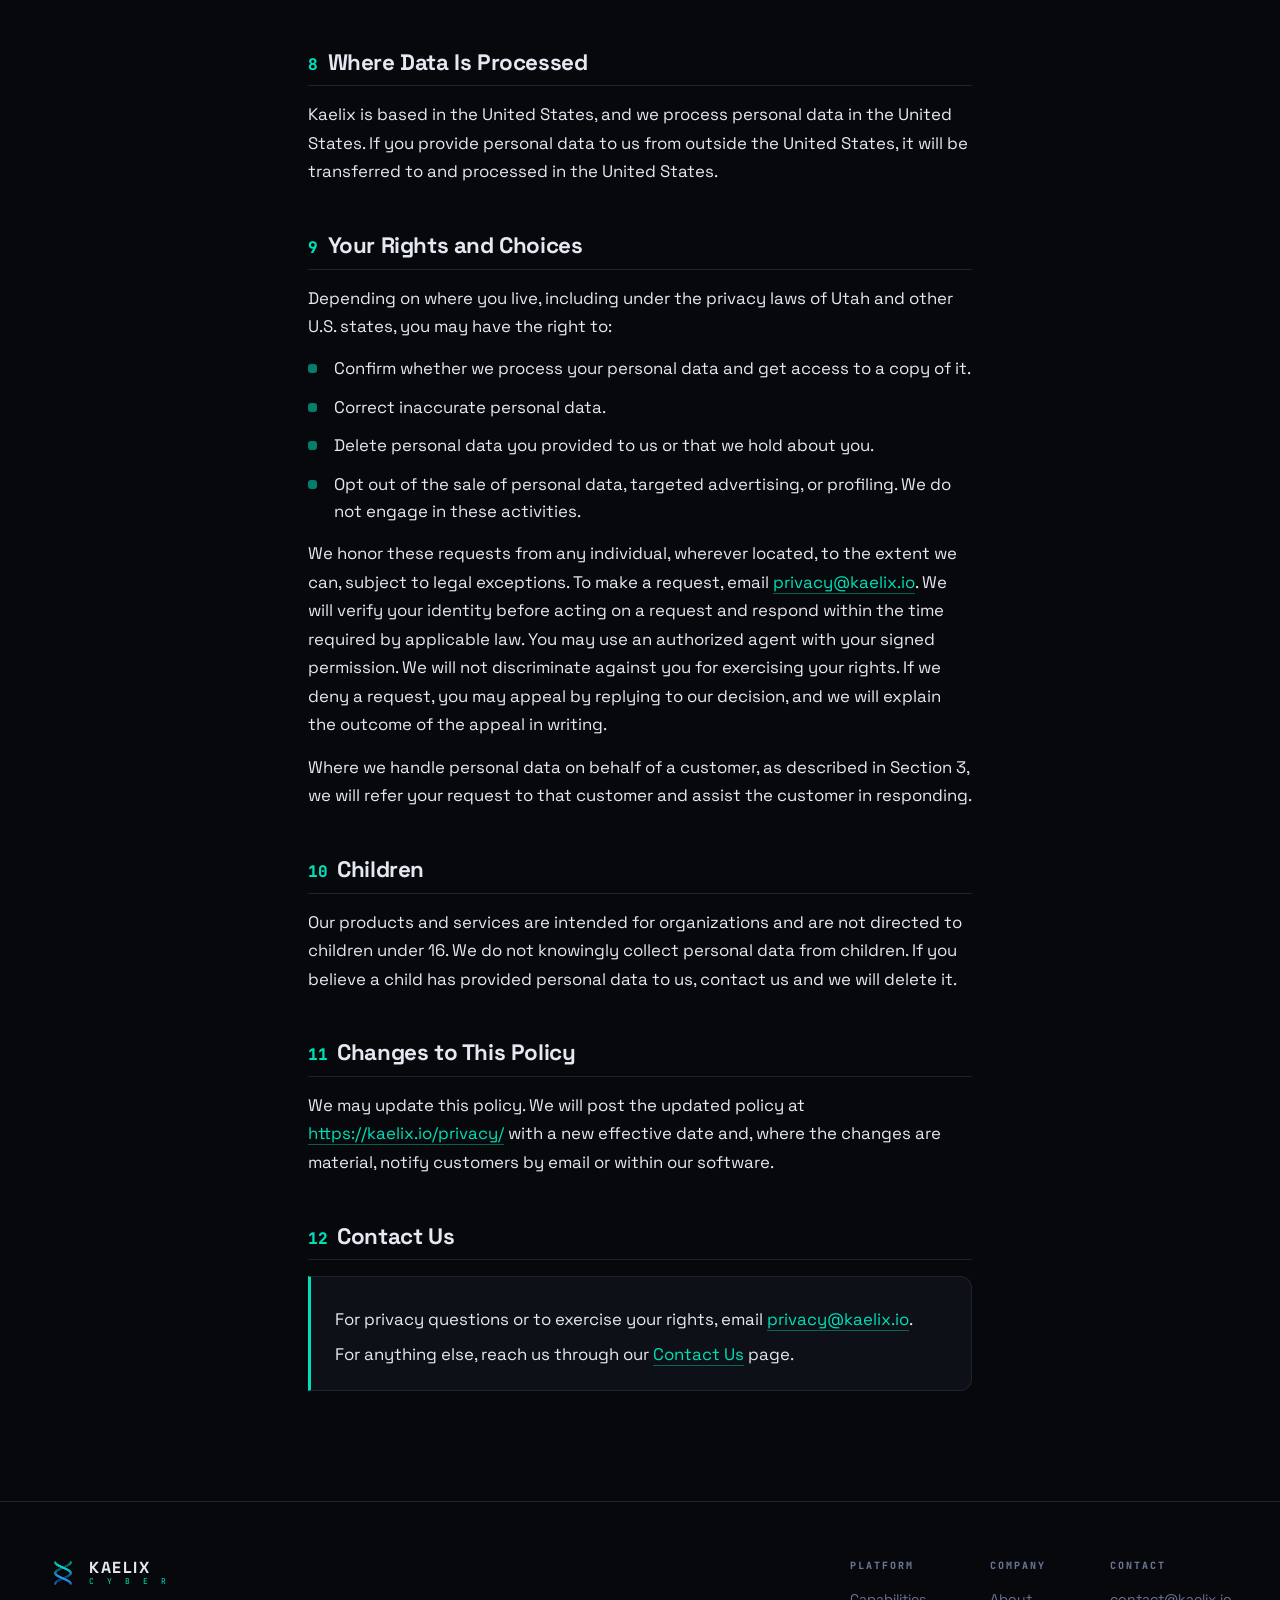
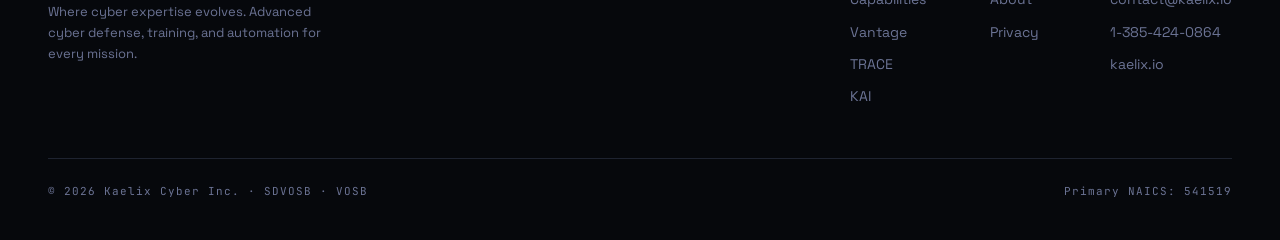
<file: privacy/index.html>
<!DOCTYPE html>
<html lang="en">
<head>
<meta charset="UTF-8">
<meta name="viewport" content="width=device-width, initial-scale=1.0">
<title>Privacy Policy — Kaelix Cyber</title>
<meta name="description" content="How Kaelix Cyber Inc collects, uses, discloses, and protects personal data in connection with our business, kaelix.io, and our software and services.">
<meta name="robots" content="index, follow">
<link rel="icon" type="image/svg+xml" href="../assets/favicon.svg">
<link rel="stylesheet" href="../colors_and_type.css">
<style>
  *{box-sizing:border-box;margin:0;padding:0;}
  html{scroll-behavior:smooth;}
  body{background:var(--kx-bg);color:var(--kx-fg-1);font-family:'Space Grotesk',sans-serif;-webkit-font-smoothing:antialiased;overflow-x:hidden;}
  a{color:inherit;text-decoration:none;}
  .wrap{max-width:1240px;margin:0 auto;padding:0 48px;width:100%;}
  .eyebrow{font-family:'JetBrains Mono',monospace;font-size:15px;letter-spacing:4px;text-transform:uppercase;color:var(--kx-cyan);margin-bottom:20px;display:flex;align-items:center;gap:10px;}
  .grad{background:linear-gradient(120deg,#00e0b8,#2d7aff);-webkit-background-clip:text;background-clip:text;-webkit-text-fill-color:transparent;}
  .btn{font-family:'Space Grotesk',sans-serif;font-weight:700;font-size:15px;padding:14px 28px;border-radius:50px;cursor:pointer;transition:all .25s;border:none;display:inline-flex;align-items:center;gap:9px;}
  .btn.primary{background:var(--kx-cyan);color:#06080c;}
  .btn.primary:hover{transform:translateY(-3px);box-shadow:0 12px 34px rgba(0,224,184,.4);}
  .btn.ghost{background:transparent;color:var(--kx-fg-1);border:1px solid var(--kx-border);}
  .btn.ghost:hover{border-color:var(--kx-cyan);color:var(--kx-cyan);}

  /* HEADER (shared with home) */
  header{position:fixed;top:0;left:0;right:0;z-index:200;transition:background .3s,border-color .3s;border-bottom:1px solid transparent;}
  header.solid{background:rgba(6,8,12,.82);backdrop-filter:blur(14px);border-bottom:1px solid var(--kx-border);}
  .nav{display:flex;align-items:center;justify-content:space-between;padding:16px 48px;max-width:1320px;margin:0 auto;}
  .brand{display:flex;align-items:center;gap:11px;}
  .brand img{width:34px;height:34px;}
  .brand .bt{display:flex;flex-direction:column;line-height:.92;}
  .brand .kx{font-weight:700;font-size:18px;letter-spacing:1.5px;}
  .brand .cy{font-family:'JetBrains Mono',monospace;font-size:8px;letter-spacing:4px;color:var(--kx-cyan);margin-top:2px;}
  .nav-links{display:flex;gap:30px;}
  .nav-links a{font-size:14px;color:var(--kx-fg-2);transition:color .2s;}
  .nav-links a:hover{color:var(--kx-fg-1);}
  .nav-right{display:flex;align-items:center;gap:16px;}

  /* LEGAL CONTENT */
  .legal-head{padding:150px 0 10px;}
  .legal-head h1{font-weight:700;font-size:clamp(2.2rem,5vw,3.4rem);line-height:1.02;letter-spacing:-2px;}
  .legal-head .meta{font-family:'JetBrains Mono',monospace;font-size:12px;letter-spacing:1.5px;text-transform:uppercase;color:var(--kx-fg-2);margin-top:20px;}
  .legal{max-width:760px;margin:0 auto;padding:40px 48px 110px;}
  .legal .intro{font-size:1.12rem;line-height:1.7;color:var(--kx-fg-1);}
  .legal h2{font-weight:700;font-size:1.4rem;letter-spacing:-.4px;margin:48px 0 14px;padding-bottom:10px;border-bottom:1px solid var(--kx-border);}
  .legal h2 .num{font-family:'JetBrains Mono',monospace;font-size:1rem;color:var(--kx-cyan);margin-right:10px;}
  .legal p{font-size:1.05rem;line-height:1.7;color:var(--kx-fg-1);margin-top:14px;}
  .legal ul{list-style:none;margin:14px 0 0;display:flex;flex-direction:column;gap:12px;}
  .legal li{position:relative;padding-left:26px;font-size:1.05rem;line-height:1.6;color:var(--kx-fg-1);}
  .legal li::before{content:"";position:absolute;left:0;top:9px;width:9px;height:9px;border-radius:3px;background:color-mix(in srgb,var(--kx-cyan) 55%,transparent);}
  .legal li b,.legal p b{color:var(--kx-fg-1);font-weight:700;}
  .legal a{color:var(--kx-cyan);border-bottom:1px solid color-mix(in srgb,var(--kx-cyan) 40%,transparent);transition:color .2s,border-color .2s;}
  .legal a:hover{color:var(--kx-fg-1);border-color:var(--kx-fg-1);}
  .legal .contact-block{margin-top:16px;padding:22px 24px;border:1px solid var(--kx-border);border-left:3px solid var(--kx-cyan);border-radius:0 12px 12px 0;background:var(--kx-surface);}
  .legal .contact-block p{margin-top:6px;}

  /* FOOTER (shared with home) */
  footer{border-top:1px solid var(--kx-border);padding:56px 48px 40px;}
  .foot{max-width:1240px;margin:0 auto;display:flex;justify-content:space-between;gap:40px;flex-wrap:wrap;}
  .foot .lead{max-width:300px;}
  .foot .lead p{color:var(--kx-fg-2);font-size:13px;line-height:1.6;margin-top:14px;}
  .foot-cols{display:flex;gap:64px;flex-wrap:wrap;}
  .fcol h5{font-family:'JetBrains Mono',monospace;font-size:10px;letter-spacing:2px;text-transform:uppercase;color:var(--kx-fg-2);margin-bottom:14px;}
  .fcol a{display:block;font-size:14px;color:var(--kx-fg-2);margin-bottom:10px;transition:color .2s;}
  .fcol a:hover{color:var(--kx-cyan);}
  .foot-base{max-width:1240px;margin:40px auto 0;padding-top:24px;border-top:1px solid var(--kx-border);display:flex;justify-content:space-between;gap:20px;flex-wrap:wrap;font-family:'JetBrains Mono',monospace;font-size:11px;color:var(--kx-fg-2);letter-spacing:1px;}

  /* HAMBURGER + MOBILE NAV (shared with home) */
  .ham{display:none;flex-direction:column;gap:5px;width:38px;height:38px;align-items:center;justify-content:center;border:1px solid var(--kx-border);border-radius:8px;background:transparent;cursor:pointer;transition:border-color .2s;flex-shrink:0;}
  .ham:hover{border-color:var(--kx-cyan);}
  .ham span{display:block;width:18px;height:1.5px;background:var(--kx-fg-1);border-radius:2px;transition:transform .28s ease,opacity .28s ease;}
  .ham.open span:nth-child(1){transform:translateY(6.5px) rotate(45deg);}
  .ham.open span:nth-child(2){opacity:0;transform:scaleX(0);}
  .ham.open span:nth-child(3){transform:translateY(-6.5px) rotate(-45deg);}
  .mobile-nav{overflow:hidden;max-height:0;transition:max-height .3s cubic-bezier(.4,0,.2,1);background:rgba(6,8,12,.96);backdrop-filter:blur(14px);border-top:1px solid transparent;}
  .mobile-nav.open{max-height:260px;border-top-color:var(--kx-border);}
  .mobile-nav a{display:block;padding:16px 20px;font-size:16px;font-weight:500;color:var(--kx-fg-2);border-bottom:1px solid var(--kx-border);transition:color .2s,background .2s;}
  .mobile-nav a:last-child{border-bottom:none;}
  .mobile-nav a:hover{color:var(--kx-fg-1);background:rgba(255,255,255,.03);}
  [data-theme="light"] .mobile-nav{background:rgba(240,242,245,.97);}
  #menuSpacer{height:0;transition:height .3s cubic-bezier(.4,0,.2,1);}
  @media(max-width:980px){.ham{display:flex;}.nav-links{display:none;}}
  @media(min-width:981px){.mobile-nav{display:none!important;}#menuSpacer{display:none;}}
  @media(max-width:768px){.nav{padding:14px 20px;}.legal{padding:32px 24px 90px;}.wrap{padding:0 24px;}.legal-head{padding-top:130px;}}
  @media(max-width:480px){.nav{padding:12px 16px;}.nav-right .btn{display:none;}}

  /* THEME TOGGLE (shared with home) */
  .theme-btn{width:38px;height:38px;border-radius:50%;border:1px solid var(--kx-border);background:transparent;color:var(--kx-fg-1);display:flex;align-items:center;justify-content:center;cursor:pointer;transition:border-color .2s,color .2s;}
  .theme-btn:hover{border-color:var(--kx-cyan);color:var(--kx-cyan);}
  .theme-btn svg{width:18px;height:18px;stroke:currentColor;fill:none;stroke-width:2;}
  [data-theme="light"] .theme-btn .i-moon{display:none;}
  .theme-btn .i-sun{display:none;}
  [data-theme="light"] .theme-btn .i-sun{display:block;}
  [data-theme="light"] header.solid{background:rgba(240,242,245,.85);}
  [data-theme="light"] .legal .contact-block{background:var(--kx-surface);}
  .logo-light{display:none!important;}
  [data-theme="light"] .logo-dark{display:none!important;}
  [data-theme="light"] .logo-light{display:block!important;}

  /* DEMO MODAL (shared with home) */
  .modal-ov{position:fixed;inset:0;background:rgba(3,5,8,.72);backdrop-filter:blur(6px);display:flex;align-items:center;justify-content:center;padding:24px;z-index:300;opacity:0;pointer-events:none;transition:opacity .25s;}
  .modal-ov.open{opacity:1;pointer-events:auto;}
  .modal{background:linear-gradient(160deg,#0e131c,#0a0d14);border:1px solid var(--kx-border);border-radius:20px;padding:38px 32px 32px;max-width:430px;width:100%;text-align:center;position:relative;transform:translateY(12px) scale(.98);transition:transform .25s;}
  .modal-ov.open .modal{transform:none;}
  [data-theme="light"] .modal{background:linear-gradient(160deg,#ffffff,#f5f7fa);}
  .modal .mlogo{width:46px;height:46px;margin:0 auto 16px;display:block;}
  .modal h3{font-size:22px;font-weight:700;letter-spacing:-.5px;}
  .modal .msub{color:var(--kx-fg-2);font-size:14px;line-height:1.6;margin-top:10px;}
  .modal .email{display:flex;align-items:center;gap:10px;justify-content:space-between;margin-top:22px;padding:11px 12px 11px 16px;border:1px solid var(--kx-border);border-radius:12px;background:rgba(125,140,170,.06);}
  .modal .email .addr{font-family:'JetBrains Mono',monospace;font-size:14px;color:var(--kx-fg-1);overflow:hidden;text-overflow:ellipsis;white-space:nowrap;}
  .modal .copy{flex:none;font-family:'JetBrains Mono',monospace;font-size:11px;letter-spacing:1px;text-transform:uppercase;color:var(--kx-cyan);background:rgba(0,224,184,.1);border:1px solid rgba(0,224,184,.32);border-radius:8px;padding:7px 13px;cursor:pointer;transition:all .2s;}
  .modal .copy:hover{background:rgba(0,224,184,.2);}
  .modal .copy.done{color:#06080c;background:var(--kx-cyan);border-color:var(--kx-cyan);}
  .modal .mbtns{margin-top:14px;}
  .modal .mbtns .btn{width:100%;justify-content:center;}
  .modal .mclose{position:absolute;top:14px;right:14px;width:30px;height:30px;border-radius:8px;border:1px solid var(--kx-border);background:transparent;color:var(--kx-fg-2);cursor:pointer;display:flex;align-items:center;justify-content:center;}
  .modal .mclose:hover{color:var(--kx-fg-1);border-color:var(--kx-fg-2);}
  .modal .mclose svg{width:15px;height:15px;stroke:currentColor;fill:none;stroke-width:2;}
</style>
</head>
<body>

<header id="hdr">
  <div class="nav">
    <a class="brand" href="../index.html">
      <img src="../assets/kaelix_mark.svg" alt="" class="logo-dark">
      <img src="../assets/kaelix_mark_light.svg" alt="" class="logo-light">
      <span class="bt"><span class="kx">KAELIX</span><span class="cy">C Y B E R</span></span>
    </a>
    <nav class="nav-links">
      <a href="../index.html#capabilities">Capabilities</a>
      <a href="../index.html#cycle">Platform</a>
      <a href="../index.html#services">Services</a>
    </nav>
    <div class="nav-right">
      <button class="theme-btn" id="themeBtn" aria-label="Toggle light / dark theme" title="Toggle theme">
        <svg class="i-moon" viewBox="0 0 24 24"><path d="M21 12.79A9 9 0 1111.21 3 7 7 0 0021 12.79z" stroke-linejoin="round"/></svg>
        <svg class="i-sun" viewBox="0 0 24 24"><circle cx="12" cy="12" r="4"/><path d="M12 2v2M12 20v2M4 12H2M22 12h-2M5 5l1.4 1.4M17.6 17.6L19 19M19 5l-1.4 1.4M6.4 17.6L5 19" stroke-linecap="round"/></svg>
      </button>
      <a class="btn primary" data-demo href="mailto:contact@kaelix.io" style="padding:11px 22px;font-size:14px;">Request a demo →</a>
      <button class="ham" id="hamBtn" aria-label="Open menu" aria-expanded="false" aria-controls="mobileNav">
        <span></span><span></span><span></span>
      </button>
    </div>
  </div>
  <div class="mobile-nav" id="mobileNav" role="navigation" aria-label="Mobile navigation">
    <a href="../index.html#capabilities" class="mob-link">Capabilities</a>
    <a href="../index.html#cycle" class="mob-link">Platform</a>
    <a href="../index.html#services" class="mob-link">Services</a>
    <a href="../index.html#contact" class="mob-link">Contact</a>
  </div>
</header>
<div id="menuSpacer"></div>

<div class="legal-head wrap">
  <div class="eyebrow">Legal</div>
  <h1>Privacy <span class="grad">Policy</span></h1>
  <div class="meta">Version 1.0 · Effective October 27, 2026</div>
</div>

<main class="legal">
  <p class="intro">This Privacy Policy describes how Kaelix Cyber Inc (“Kaelix,” “we,” or “us”) collects, uses, discloses, and protects personal data in connection with our business, our website at kaelix.io, and our software and services, including Kaelix Vantage. The current version of this policy is published at <a href="https://kaelix.io/privacy/">https://kaelix.io/privacy/</a>. Questions about this policy can be sent to the contact details in Section 12.</p>

  <h2><span class="num">1</span>Whose Personal Data We Collect</h2>
  <ul>
    <li><b>Customer personnel:</b> People who work for our customers, including purchasing, billing, and administrative contacts and people who contact us for support.</li>
    <li><b>Prospects, partners, and vendors:</b> People at organizations we are discussing business with, and partners, suppliers, and vendors we work with.</li>
    <li><b>Website visitors:</b> kaelix.io does not use contact forms, newsletter sign-ups, analytics, or tracking cookies, and we do not collect personal data from website visits.</li>
  </ul>

  <h2><span class="num">2</span>What Personal Data We Collect</h2>
  <ul>
    <li><b>Business contact information:</b> Name, job title, organization, business email address, telephone number, and business mailing address.</li>
    <li><b>Contract and billing information:</b> Contract, order, invoice, and payment information for the organization and its contacts.</li>
    <li><b>Support information:</b> Information in support requests and correspondence, and information we observe in a customer’s environment while providing support at the customer’s request.</li>
    <li><b>License activation information:</b> For internet-connected deployments of our software, the information needed to activate the license.</li>
    <li><b>Customer exports:</b> Exports of customer content that a customer chooses to send to us under its license agreement.</li>
  </ul>

  <h2><span class="num">3</span>Our Software</h2>
  <p>Kaelix Vantage runs in the customer’s own environment. Kaelix does not collect usage data, telemetry, or customer content through it. Personal data stored in a customer’s deployment is controlled by that customer.</p>
  <p>We receive personal data from a customer’s deployment only when the customer provides it: through support access the customer grants, exports the customer sends us, or license activation for connected deployments. When we handle personal data on a customer’s behalf, we act on the customer’s instructions and under our agreement with the customer.</p>
  <p>If a customer configures the software to use a third-party AI model provider, content processed by the AI features is sent from the customer’s environment to that provider under the provider’s terms. That connection is controlled by the customer, not by Kaelix.</p>

  <h2><span class="num">4</span>How We Use Personal Data</h2>
  <ul>
    <li>To provide, deliver, license, support, and maintain our software and services.</li>
    <li>To prepare and manage quotes, orders, contracts, invoices, and payments.</li>
    <li>To communicate with customers, partners, and vendors about our business relationship.</li>
    <li>To improve our software and content, including by using customer content that customers send us, as our agreements with them permit.</li>
    <li>To protect the security of our systems and our customers’ data, and to investigate incidents.</li>
    <li>To meet legal, regulatory, tax, export-control, and contractual obligations, and to establish or defend legal claims.</li>
  </ul>
  <p>We do not sell personal data, share it for cross-context behavioral advertising, or use it for targeted advertising.</p>

  <h2><span class="num">5</span>How We Disclose Personal Data</h2>
  <ul>
    <li><b>Service providers:</b> Companies that provide services to us, such as email, collaboration, document storage, accounting, and payment processing, under obligations to protect the data and use it only to provide services to us.</li>
    <li><b>Professional advisors:</b> Attorneys, accountants, auditors, and insurers, under duties of confidentiality.</li>
    <li><b>The customer you work for:</b> Other people within the same customer organization, as needed to manage the customer relationship.</li>
    <li><b>Legal and safety:</b> Where required by law, legal process, or government request, or to protect the rights, property, or safety of Kaelix, our customers, or others.</li>
    <li><b>Business transfers:</b> In connection with a merger, acquisition, financing, or sale of all or part of our business, subject to this policy.</li>
  </ul>

  <h2><span class="num">6</span>Data Retention</h2>
  <p>We keep personal data for as long as needed for the purposes in this policy, including the length of the customer relationship, and afterward as needed to meet legal, tax, and contractual requirements and to resolve disputes. We do not keep credentials issued for a support session beyond that session. When personal data is no longer needed, we delete it or de-identify it.</p>

  <h2><span class="num">7</span>Security</h2>
  <p>We use reasonable administrative, technical, and physical safeguards to protect personal data and limit access to people who need it. No method of storage or transmission is completely secure. If we confirm unauthorized access to or disclosure of a customer’s data in our possession, we notify the customer as stated in our agreements, and we notify individuals and authorities where the law requires.</p>

  <h2><span class="num">8</span>Where Data Is Processed</h2>
  <p>Kaelix is based in the United States, and we process personal data in the United States. If you provide personal data to us from outside the United States, it will be transferred to and processed in the United States.</p>

  <h2><span class="num">9</span>Your Rights and Choices</h2>
  <p>Depending on where you live, including under the privacy laws of Utah and other U.S. states, you may have the right to:</p>
  <ul>
    <li>Confirm whether we process your personal data and get access to a copy of it.</li>
    <li>Correct inaccurate personal data.</li>
    <li>Delete personal data you provided to us or that we hold about you.</li>
    <li>Opt out of the sale of personal data, targeted advertising, or profiling. We do not engage in these activities.</li>
  </ul>
  <p>We honor these requests from any individual, wherever located, to the extent we can, subject to legal exceptions. To make a request, email <a href="mailto:privacy@kaelix.io">privacy@kaelix.io</a>. We will verify your identity before acting on a request and respond within the time required by applicable law. You may use an authorized agent with your signed permission. We will not discriminate against you for exercising your rights. If we deny a request, you may appeal by replying to our decision, and we will explain the outcome of the appeal in writing.</p>
  <p>Where we handle personal data on behalf of a customer, as described in Section 3, we will refer your request to that customer and assist the customer in responding.</p>

  <h2><span class="num">10</span>Children</h2>
  <p>Our products and services are intended for organizations and are not directed to children under 16. We do not knowingly collect personal data from children. If you believe a child has provided personal data to us, contact us and we will delete it.</p>

  <h2><span class="num">11</span>Changes to This Policy</h2>
  <p>We may update this policy. We will post the updated policy at <a href="https://kaelix.io/privacy/">https://kaelix.io/privacy/</a> with a new effective date and, where the changes are material, notify customers by email or within our software.</p>

  <h2><span class="num">12</span>Contact Us</h2>
  <div class="contact-block">
    <p>For privacy questions or to exercise your rights, email <a href="mailto:privacy@kaelix.io">privacy@kaelix.io</a>.</p>
    <p>For anything else, reach us through our <a href="../index.html#contact">Contact Us</a> page.</p>
  </div>
</main>

<footer>
  <div class="foot">
    <div class="lead">
      <a class="brand" href="../index.html">
        <img src="../assets/kaelix_mark.svg" alt="" class="logo-dark" style="width:30px;height:30px;">
        <img src="../assets/kaelix_mark_light.svg" alt="" class="logo-light" style="width:30px;height:30px;">
        <span class="bt"><span class="kx" style="font-size:16px;">KAELIX</span><span class="cy">C Y B E R</span></span>
      </a>
      <p>Where cyber expertise evolves. Advanced cyber defense, training, and automation for every mission.</p>
    </div>
    <div class="foot-cols">
      <div class="fcol"><h5>Platform</h5><a href="../index.html#capabilities">Capabilities</a><a href="../index.html#vantage">Vantage</a><a href="../index.html#trace">TRACE</a><a href="../index.html#kai">KAI</a></div>
      <div class="fcol"><h5>Company</h5><a href="../index.html#about">About</a><a href="index.html">Privacy</a></div>
      <div class="fcol"><h5>Contact</h5><a href="mailto:contact@kaelix.io">contact@kaelix.io</a><a href="tel:+13854240864">1-385-424-0864</a><a href="https://kaelix.io">kaelix.io</a></div>
    </div>
  </div>
  <div class="foot-base">
    <span>© 2026 Kaelix Cyber Inc. · SDVOSB · VOSB</span>
    <span>Primary NAICS: 541519</span>
  </div>
</footer>

<!-- DEMO MODAL -->
<div class="modal-ov" id="demoModal" aria-hidden="true">
  <div class="modal" role="dialog" aria-modal="true" aria-label="Request a demo">
    <button class="mclose" id="demoClose" aria-label="Close"><svg viewBox="0 0 24 24"><path d="M6 6l12 12M18 6L6 18" stroke-linecap="round"/></svg></button>
    <img class="mlogo logo-dark" src="../assets/kaelix_mark.svg" alt="">
    <img class="mlogo logo-light" src="../assets/kaelix_mark_light.svg" alt="">
    <h3>Request a demo</h3>
    <p class="msub">Reach our team and we'll walk you through the platform and services in your environment.</p>
    <div class="email">
      <span class="addr" id="demoEmail">contact@kaelix.io</span>
      <button class="copy" id="demoCopy">Copy</button>
    </div>
    <div class="mbtns">
      <a class="btn primary" id="demoMail" href="mailto:contact@kaelix.io?subject=Kaelix%20demo%20request">Open mail app →</a>
    </div>
  </div>
</div>

<script>
  // header solid
  const hdr=document.getElementById('hdr');
  addEventListener('scroll',()=>hdr.classList.toggle('solid',scrollY>40));
  hdr.classList.toggle('solid',scrollY>40);

  // theme toggle
  (function(){
    const btn=document.getElementById('themeBtn');
    function apply(t){
      if(t==='light')document.documentElement.setAttribute('data-theme','light');
      else document.documentElement.removeAttribute('data-theme');
    }
    let cur=localStorage.getItem('kaelix-site-theme')||'dark';
    apply(cur);
    btn&&btn.addEventListener('click',()=>{
      cur=(document.documentElement.getAttribute('data-theme')==='light')?'dark':'light';
      apply(cur);localStorage.setItem('kaelix-site-theme',cur);
    });
  })();

  // hamburger menu
  (function(){
    var btn=document.getElementById('hamBtn'),nav=document.getElementById('mobileNav'),spacer=document.getElementById('menuSpacer');
    if(!btn||!nav)return;
    function openMenu(){btn.classList.add('open');nav.classList.add('open');btn.setAttribute('aria-expanded','true');if(spacer)spacer.style.height=nav.scrollHeight+'px';}
    function closeMenu(){btn.classList.remove('open');nav.classList.remove('open');btn.setAttribute('aria-expanded','false');if(spacer)spacer.style.height='0';}
    btn.addEventListener('click',function(){btn.classList.contains('open')?closeMenu():openMenu();});
    nav.querySelectorAll('.mob-link').forEach(function(a){a.addEventListener('click',closeMenu);});
    document.addEventListener('keydown',function(e){if(e.key==='Escape')closeMenu();});
  })();

  // request-a-demo modal
  (function(){
    var ov=document.getElementById('demoModal');if(!ov)return;
    var copyBtn=document.getElementById('demoCopy'),email='contact@kaelix.io';
    function open(e){if(e)e.preventDefault();ov.classList.add('open');ov.setAttribute('aria-hidden','false');}
    function close(){ov.classList.remove('open');ov.setAttribute('aria-hidden','true');if(copyBtn){copyBtn.textContent='Copy';copyBtn.classList.remove('done');}}
    document.querySelectorAll('[data-demo]').forEach(function(b){b.addEventListener('click',open);});
    document.getElementById('demoClose').addEventListener('click',close);
    ov.addEventListener('click',function(e){if(e.target===ov)close();});
    document.addEventListener('keydown',function(e){if(e.key==='Escape')close();});
    function fb(t,cb){var ta=document.createElement('textarea');ta.value=t;ta.style.position='fixed';ta.style.opacity='0';document.body.appendChild(ta);ta.focus();ta.select();try{document.execCommand('copy');}catch(_){}document.body.removeChild(ta);cb();}
    function done(){copyBtn.textContent='Copied ✓';copyBtn.classList.add('done');setTimeout(function(){copyBtn.textContent='Copy';copyBtn.classList.remove('done');},2000);}
    copyBtn&&copyBtn.addEventListener('click',function(){
      if(navigator.clipboard&&navigator.clipboard.writeText)navigator.clipboard.writeText(email).then(done).catch(function(){fb(email,done);});
      else fb(email,done);
    });
  })();
</script>
</body>
</html>
</file>
<file: colors_and_type.css>
/* =====================================================================
   Kaelix Cyber — Colors & Type
   Source of truth: kaelix-io/website/index.html @ main
   Typefaces are self-hosted variable fonts (Space Grotesk + JetBrains Mono).
   Both OFL 1.1 — see fonts/LICENSE.md for attribution.
   ===================================================================== */

/* ---- Webfonts (self-hosted, variable) ---------------------------------
   Two .woff2 files total, ~163 KB, served from /fonts/.
   Paths below assume this CSS lives at the project root; rewrite the
   url() paths if you relocate it.
   --------------------------------------------------------------------- */

@font-face {
  font-family: 'Space Grotesk';
  src: url('fonts/SpaceGrotesk-VF.woff2') format('woff2-variations'),
       url('fonts/SpaceGrotesk-VF.woff2') format('woff2');
  font-weight: 300 700;
  font-style: normal;
  font-display: swap;
}

@font-face {
  font-family: 'JetBrains Mono';
  src: url('fonts/JetBrainsMono-VF.woff2') format('woff2-variations'),
       url('fonts/JetBrainsMono-VF.woff2') format('woff2');
  font-weight: 100 800;
  font-style: normal;
  font-display: swap;
}

:root {
  /* ===================== BRAND COLORS ===================== */
  --kx-cyan:        #00e0b8;
  --kx-cyan-soft:   rgba(0, 224, 184, 0.15);
  --kx-cyan-glow:   rgba(0, 224, 184, 0.08);

  --kx-blue:        #2d7aff;
  --kx-blue-soft:   rgba(45, 122, 255, 0.12);

  --kx-amber:       #f0a030;
  --kx-green:       #22d68a;

  /* ===================== SURFACES (DARK — default) ===================== */
  --kx-bg:          #06080c;
  --kx-surface:     #0d1017;
  --kx-surface-2:   #141820;
  --kx-card:        #0d1017;
  --kx-border:      #1e2330;

  /* ===================== FOREGROUND ===================== */
  --kx-fg-1:        #e4e8f0;
  --kx-fg-2:        #6b7394;
  --kx-fg-invert:   #06080c;

  /* ===================== SEMANTIC ALIASES ===================== */
  --bg:      var(--kx-bg);
  --surface: var(--kx-surface);
  --card:    var(--kx-card);
  --border:  var(--kx-border);
  --text:    var(--kx-fg-1);
  --dim:     var(--kx-fg-2);
  --accent:  var(--kx-cyan);

  /* ===================== TYPE — FAMILIES ===================== */
  --kx-font-display: 'Space Grotesk', system-ui, -apple-system, 'Segoe UI', sans-serif;
  --kx-font-body:    'Space Grotesk', system-ui, -apple-system, 'Segoe UI', sans-serif;
  --kx-font-mono:    'JetBrains Mono', ui-monospace, 'SFMono-Regular', 'Menlo', monospace;

  /* ===================== TYPE — SIZES ===================== */
  --kx-size-mega:    clamp(4rem, 10vw, 8rem);
  --kx-size-h1:      clamp(2rem, 4vw, 3.5rem);
  --kx-size-h2:      clamp(1.5rem, 3vw, 2.25rem);
  --kx-size-h3:      1.5rem;
  --kx-size-h4:      1.1rem;
  --kx-size-body:    1rem;
  --kx-size-small:   0.9rem;
  --kx-size-caption: 0.75rem;
  --kx-size-sub-hero:clamp(1.2rem, 2.5vw, 1.8rem);

  /* ===================== TYPE — TRACKING ===================== */
  --kx-track-mega:   -2px;
  --kx-track-h1:     -1px;
  --kx-track-caption:3px;
  --kx-track-brand:  1.5px;
  --kx-track-cyber:  4px;

  /* ===================== SPACING / LAYOUT ===================== */
  --kx-space-1:  4px;
  --kx-space-2:  8px;
  --kx-space-3:  12px;
  --kx-space-4:  16px;
  --kx-space-5:  24px;
  --kx-space-6:  32px;
  --kx-space-7:  48px;
  --kx-space-8:  64px;
  --kx-space-9:  100px;

  /* ===================== RADII ===================== */
  --kx-radius-xs:  4px;
  --kx-radius-sm:  8px;
  --kx-radius-md:  10px;
  --kx-radius-lg:  12px;
  --kx-radius-xl:  14px;
  --kx-radius-2xl: 16px;
  --kx-radius-btn: 10px;
  --kx-radius-pill:50px;
  --kx-radius-circle:50%;

  /* ===================== ELEVATION ===================== */
  --kx-shadow-card:   0 16px 48px rgba(0, 0, 0, 0.55), 0 1px 0 rgba(255, 255, 255, 0.04) inset;
  --kx-shadow-chat:   0 8px 40px rgba(0, 0, 0, 0.50), 0 1px 0 rgba(255, 255, 255, 0.04) inset;
  --kx-shadow-cinema: 0 24px 80px rgba(0, 0, 0, 0.70),
                      0 0 60px rgba(0, 224, 184, 0.18);
  --kx-shadow-cta:    0 8px 30px rgba(0, 224, 184, 0.45);

  /* ===================== BORDERS ===================== */
  --kx-border-hair:   1px solid var(--kx-border);
  --kx-border-accent: 3px solid var(--kx-cyan);

  /* ===================== MOTION ===================== */
  --kx-ease:            cubic-bezier(0.22, 0.61, 0.36, 1);
  --kx-dur-fast:        0.2s;
  --kx-dur-base:        0.3s;
  --kx-dur-reveal:      1s;
  --kx-rise:            60px;

  /* ===================== PROTECTION ===================== */
  --kx-scrim-top:    linear-gradient(180deg, rgba(6,8,12,0.9), rgba(6,8,12,0));
  --kx-backdrop-blur:12px;
}

/* --- Light theme override -------------------------------------------- */
[data-theme="light"] {
  --kx-bg:        #f0f2f5;
  --kx-surface:   #ffffff;
  --kx-surface-2: #f5f7fa;
  --kx-card:      #ffffff;
  --kx-border:    #d8dce5;
  --kx-fg-1:      #0a0c10;
  --kx-fg-2:      #5a6178;

  --kx-shadow-card:   0 12px 32px rgba(15, 23, 42, 0.12), 0 2px 6px rgba(15, 23, 42, 0.06);
  --kx-shadow-chat:   0 6px 28px rgba(15, 23, 42, 0.10), 0 1px 3px rgba(15, 23, 42, 0.05);
  --kx-shadow-cinema: 0 20px 60px rgba(15, 23, 42, 0.18),
                      0 0 48px rgba(0, 180, 152, 0.18);
  --kx-shadow-cta:    0 10px 24px rgba(0, 180, 152, 0.35), 0 2px 6px rgba(0, 180, 152, 0.20);
}

/* ============================ SEMANTIC ELEMENTS ============================ */

body {
  background: var(--kx-bg);
  color: var(--kx-fg-1);
  font-family: var(--kx-font-body);
  font-size: var(--kx-size-body);
  line-height: 1.6;
  -webkit-font-smoothing: antialiased;
}

.kx-mega {
  font-family: var(--kx-font-display);
  font-weight: 700;
  font-size: var(--kx-size-mega);
  letter-spacing: var(--kx-track-mega);
  line-height: 0.9;
  background: linear-gradient(135deg, var(--kx-cyan), var(--kx-blue));
  -webkit-background-clip: text;
  -webkit-text-fill-color: transparent;
  background-clip: text;
}

h1, .kx-h1 {
  font-family: var(--kx-font-display);
  font-weight: 700;
  font-size: var(--kx-size-h1);
  letter-spacing: var(--kx-track-h1);
  line-height: 1.05;
}

h2, .kx-h2 {
  font-family: var(--kx-font-display);
  font-weight: 700;
  font-size: var(--kx-size-h2);
  line-height: 1.1;
}

h3, .kx-h3 {
  font-family: var(--kx-font-display);
  font-weight: 700;
  font-size: var(--kx-size-h3);
}

h4, .kx-h4 {
  font-family: var(--kx-font-display);
  font-weight: 700;
  font-size: var(--kx-size-h4);
}

p, .kx-p    { color: var(--kx-fg-1); font-size: var(--kx-size-body); line-height: 1.6; }
.kx-dim     { color: var(--kx-fg-2); }

.kx-label {
  font-family: var(--kx-font-mono);
  font-size: var(--kx-size-caption);
  letter-spacing: var(--kx-track-caption);
  text-transform: uppercase;
  color: var(--kx-cyan);
}

code, pre, .kx-mono {
  font-family: var(--kx-font-mono);
  font-size: 0.85em;
}

.kx-sub-hero {
  font-family: var(--kx-font-display);
  font-weight: 300;
  font-size: var(--kx-size-sub-hero);
  color: var(--kx-fg-2);
}
</file>
